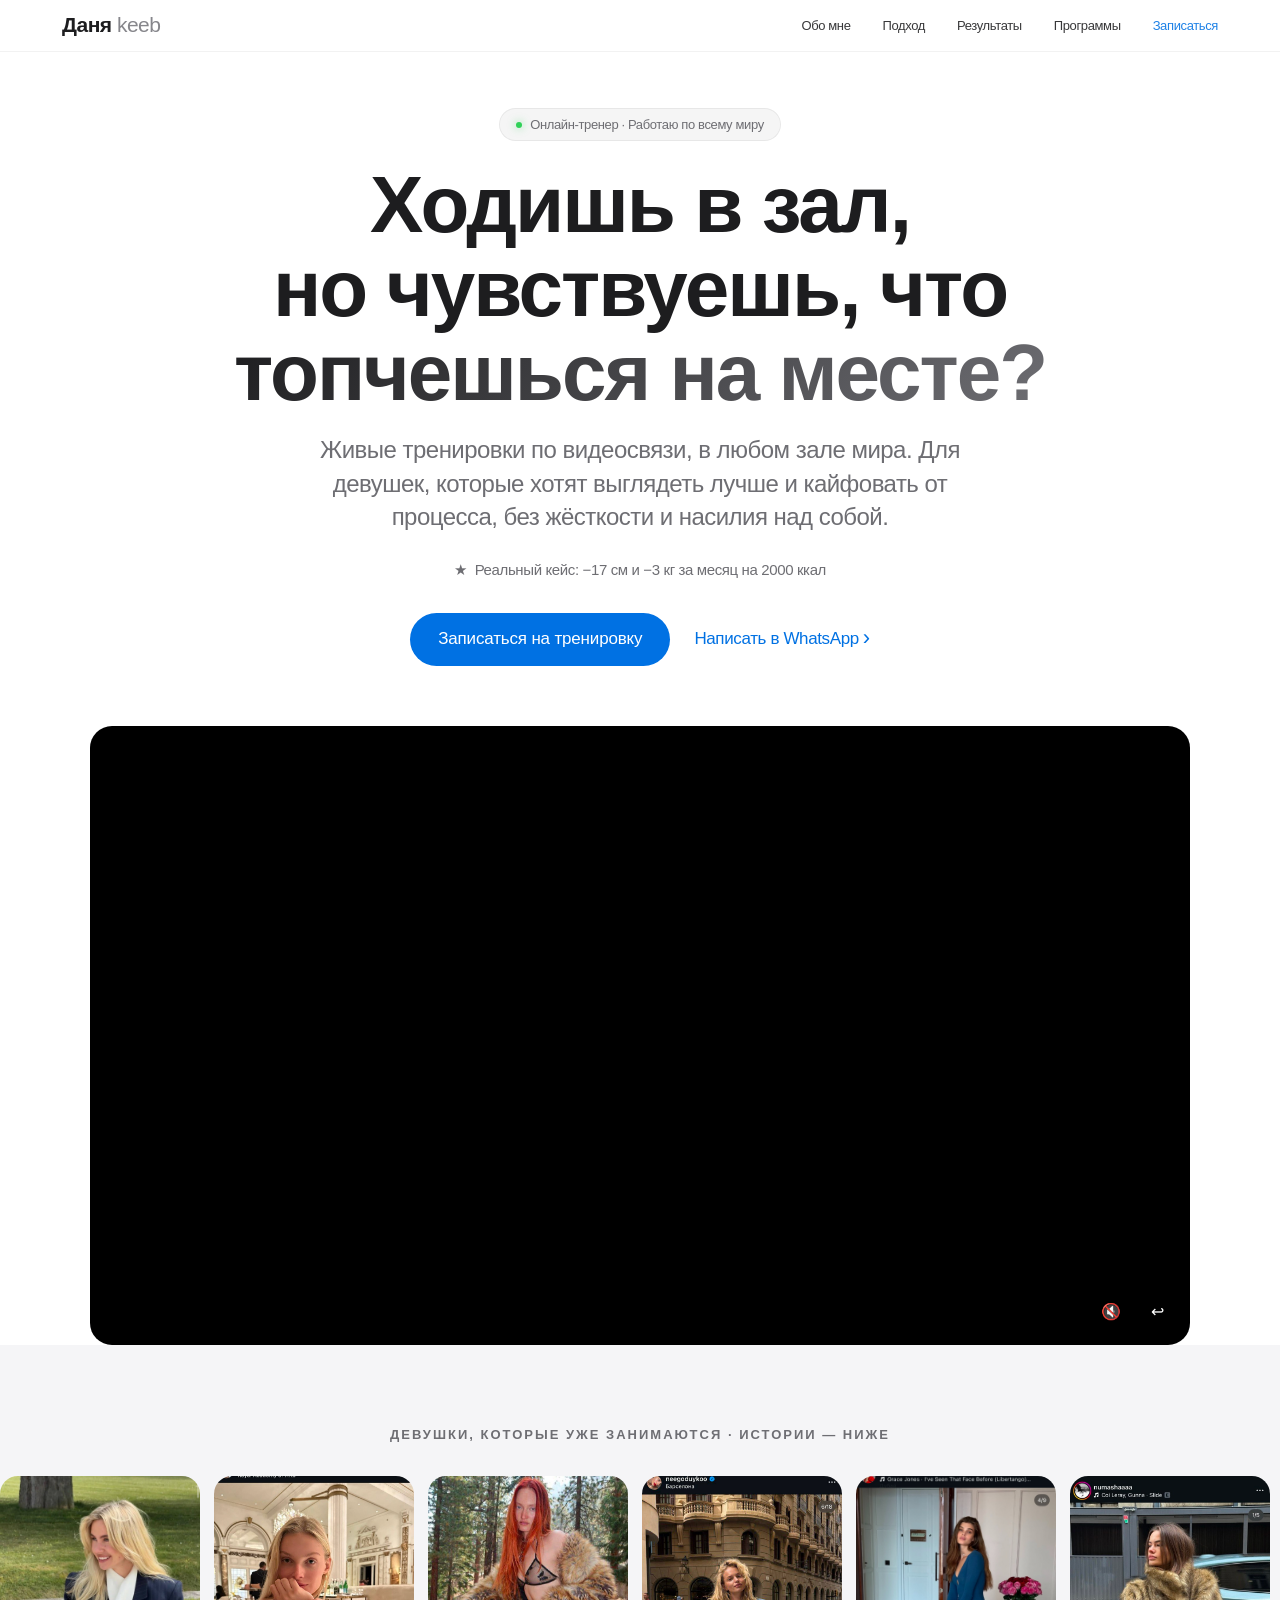
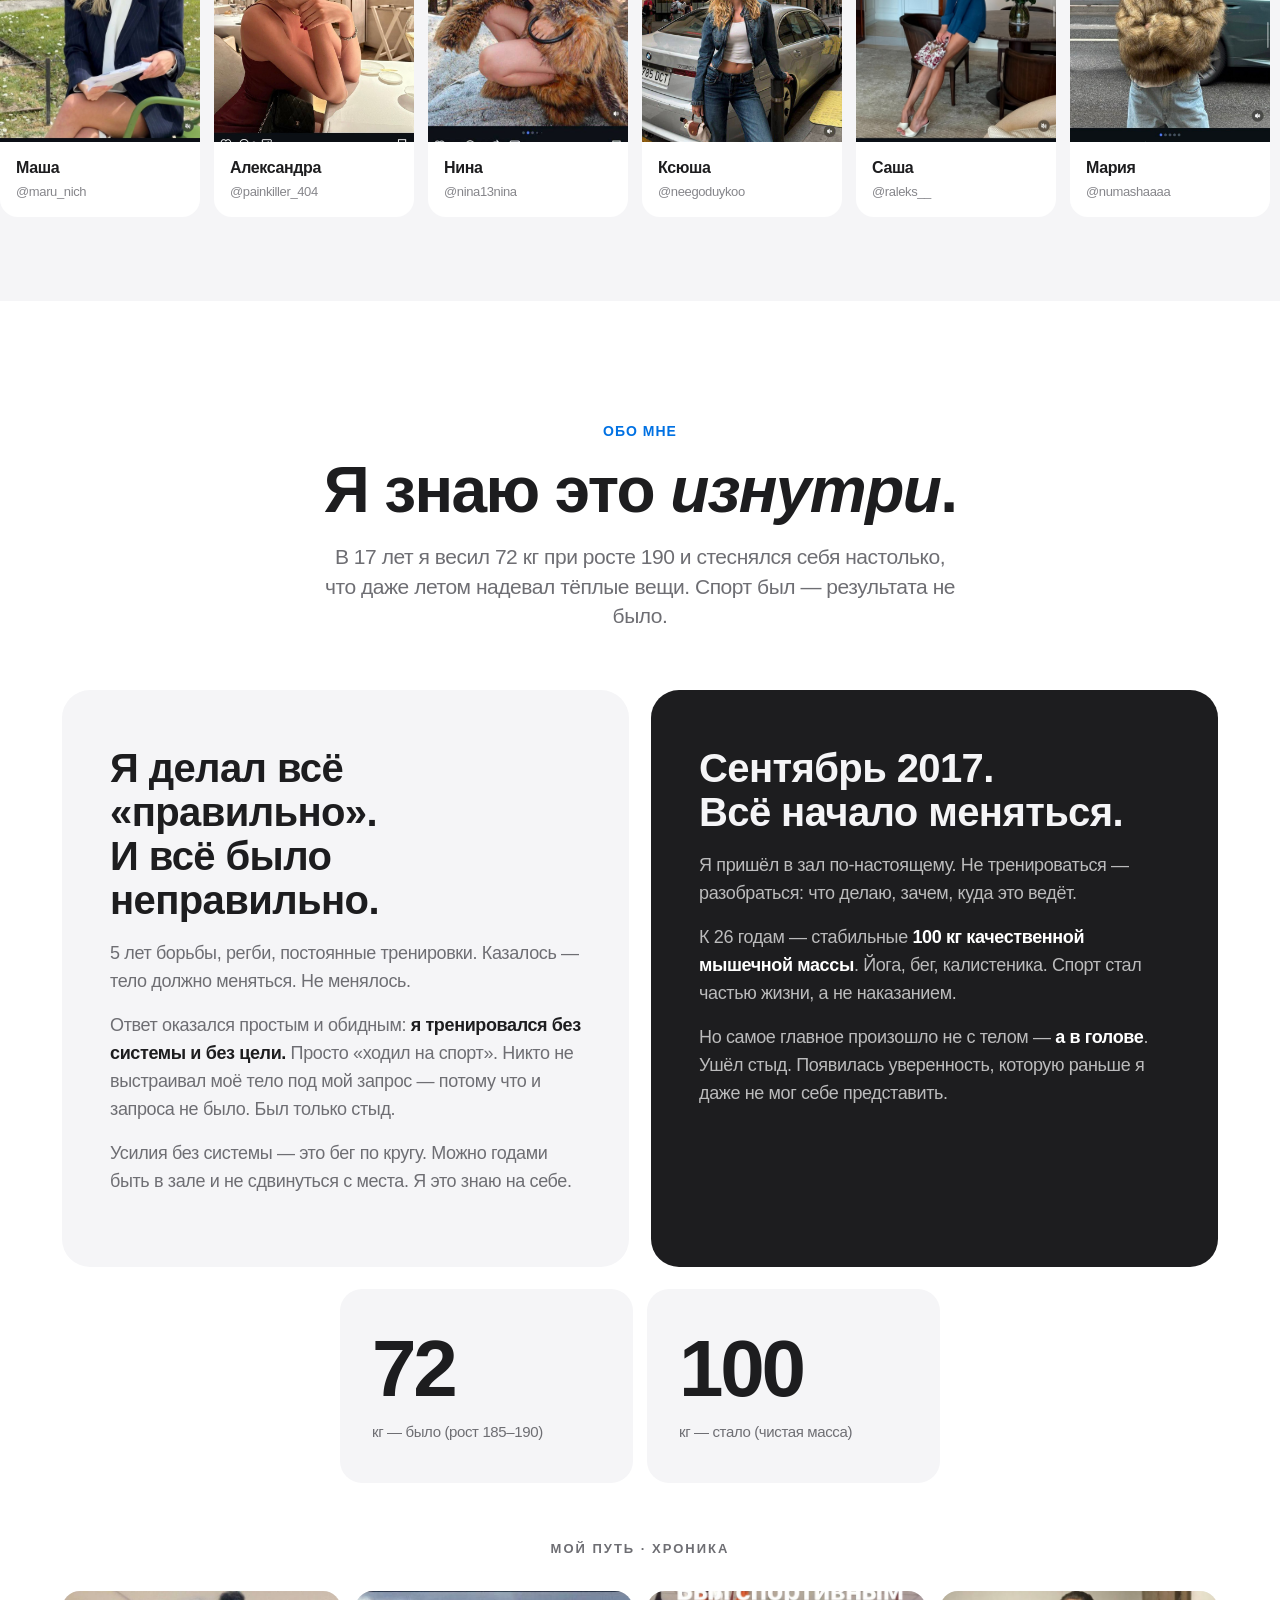
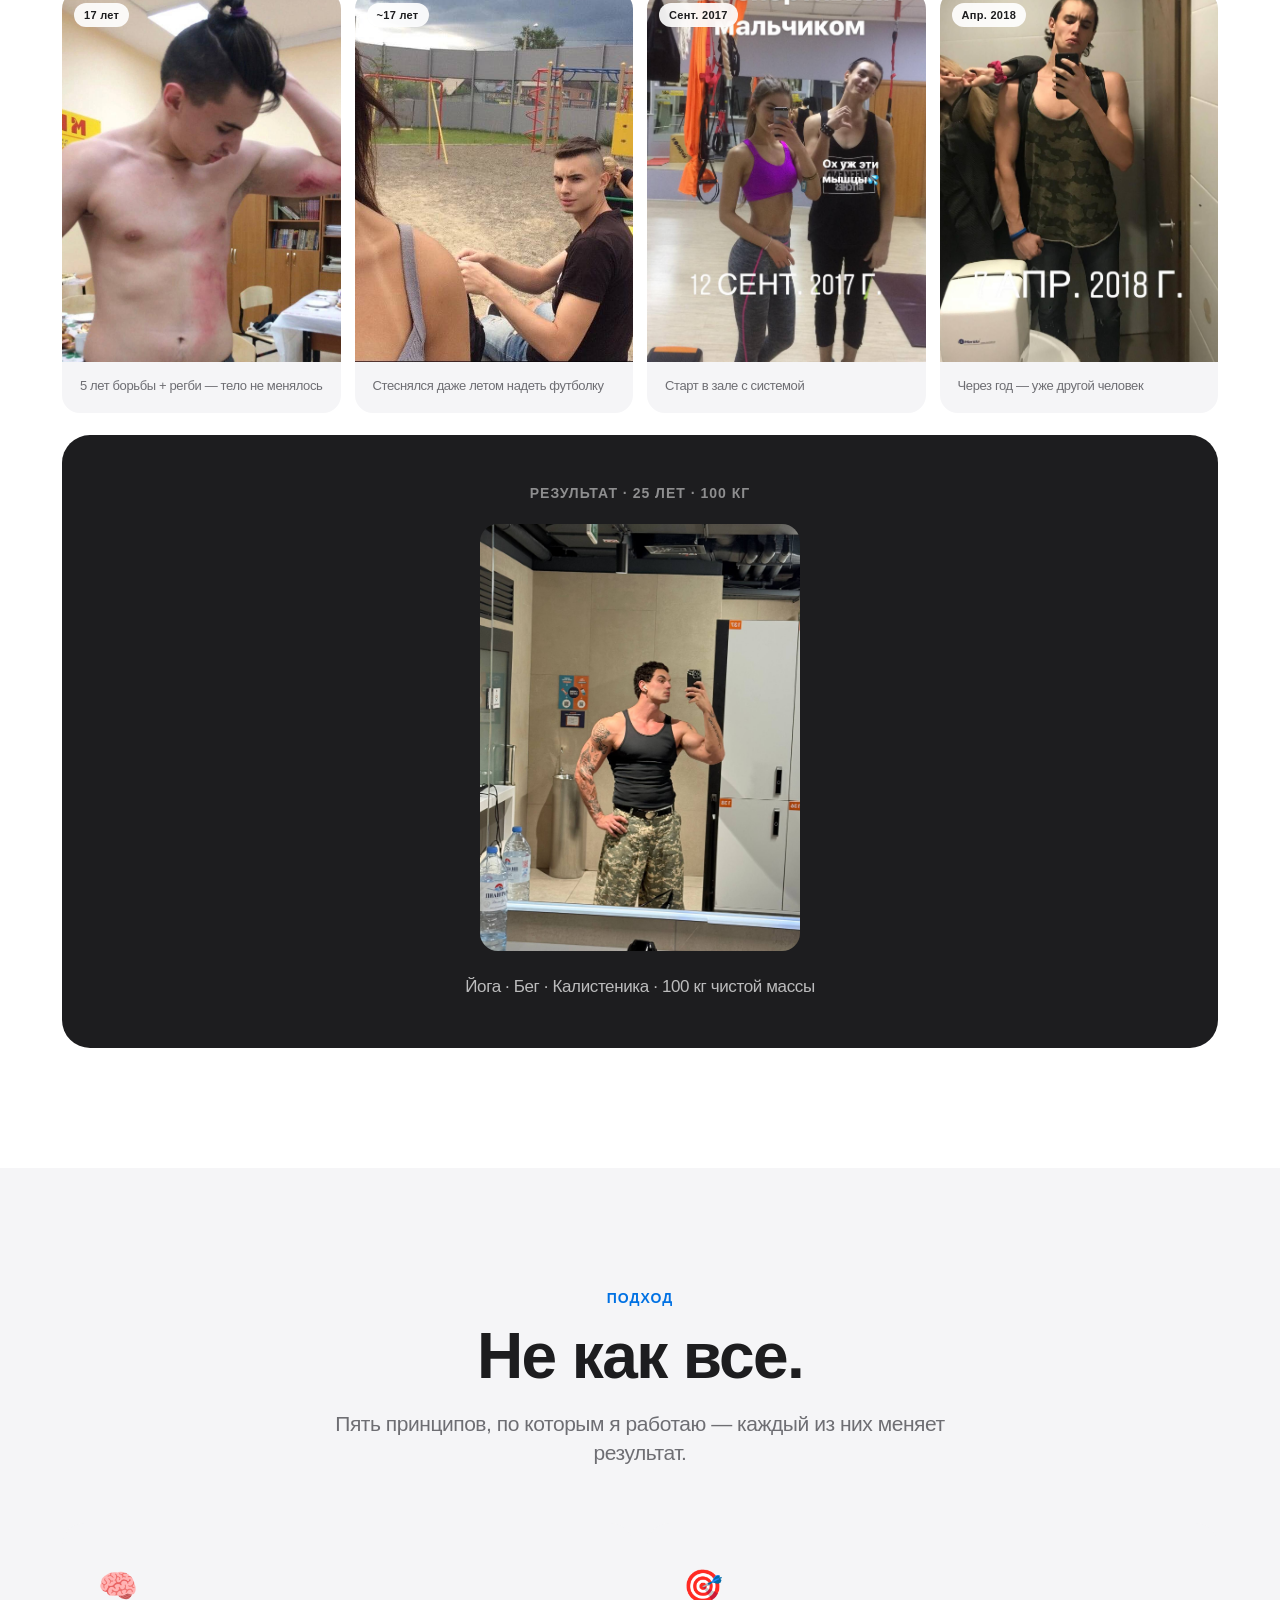
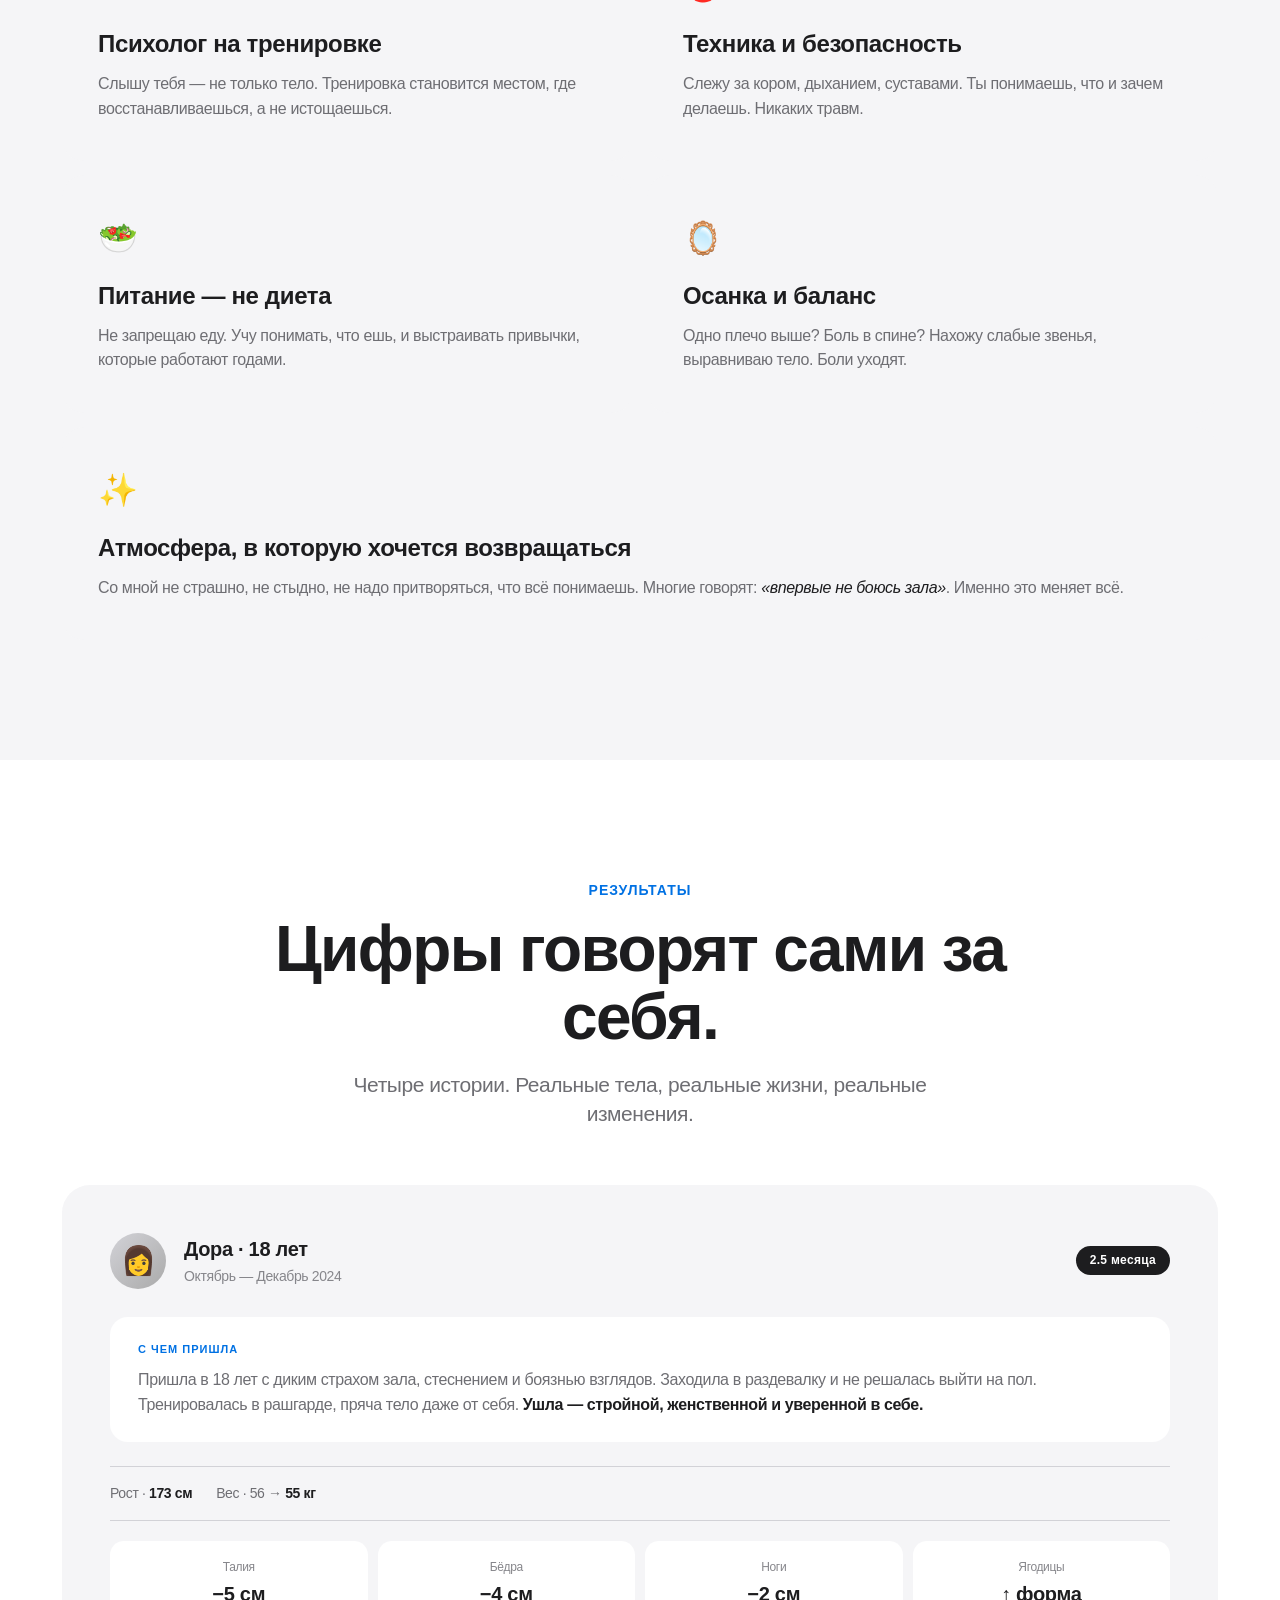
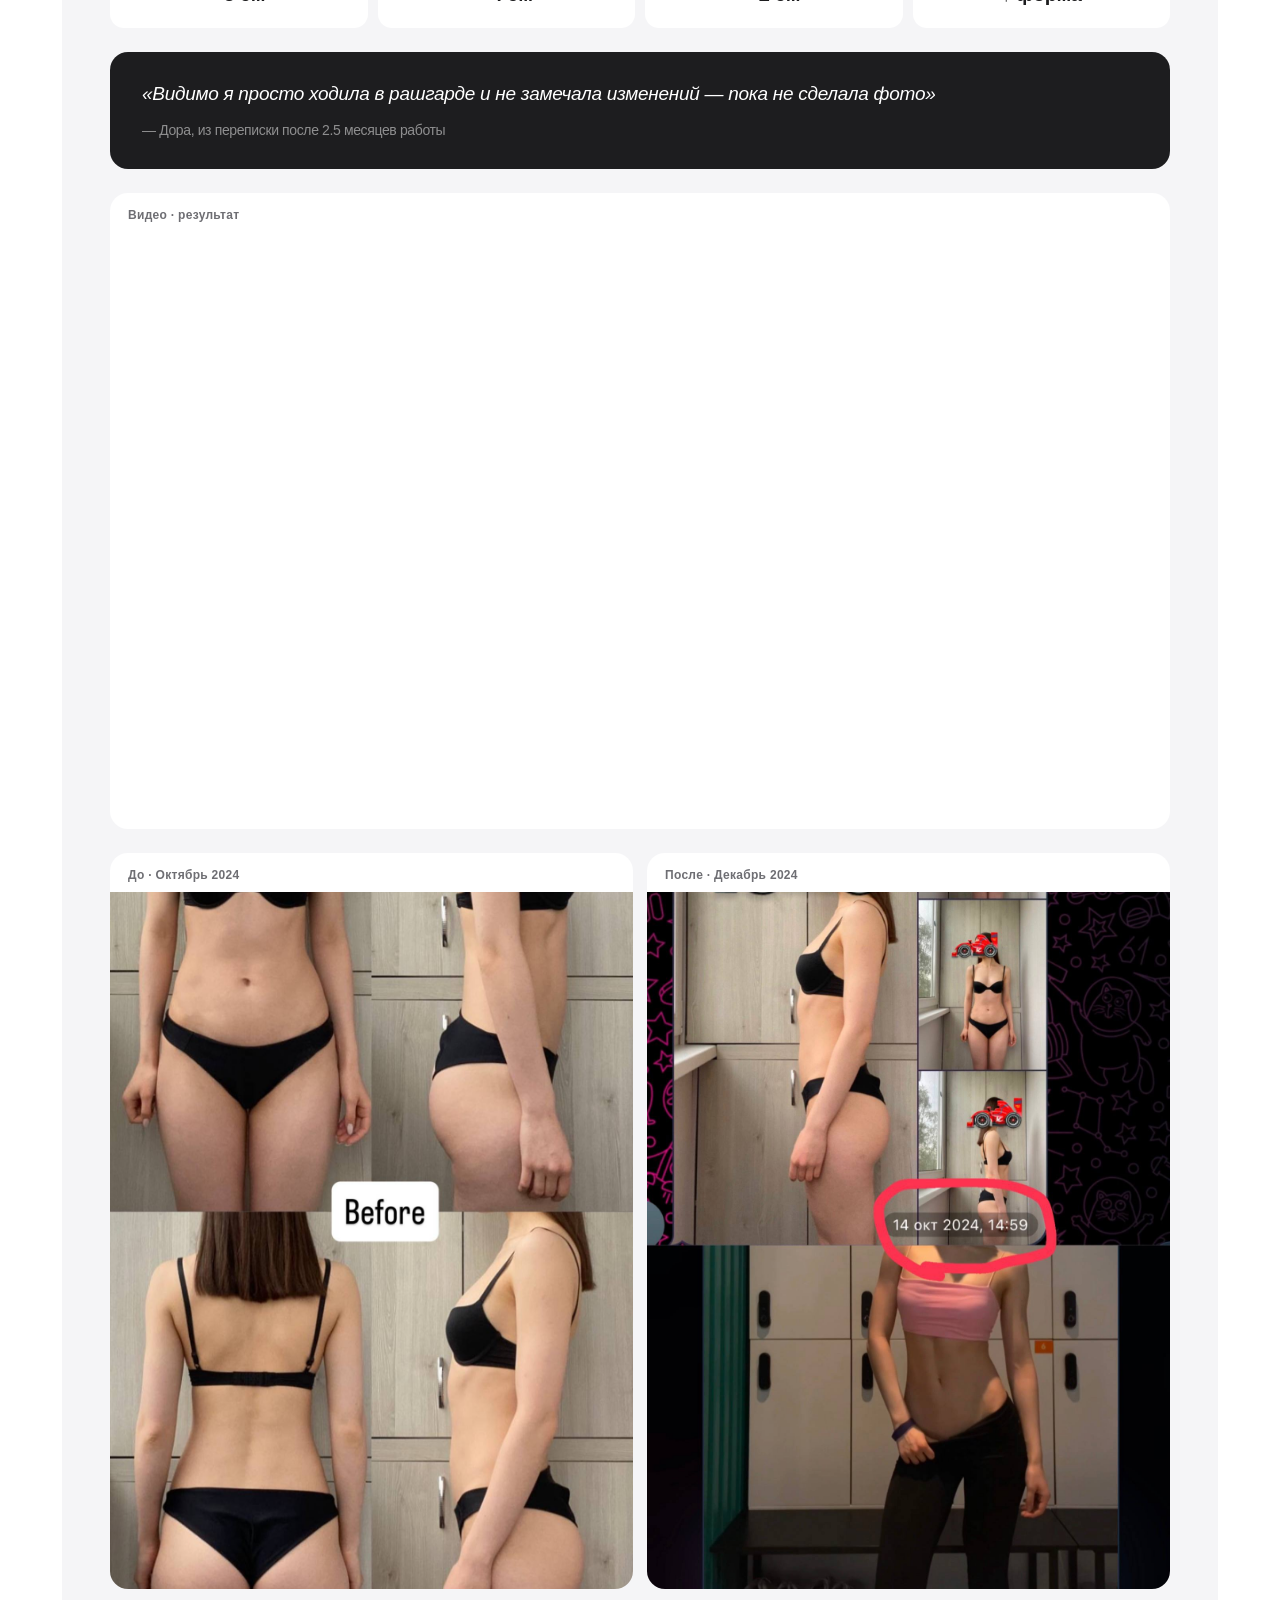
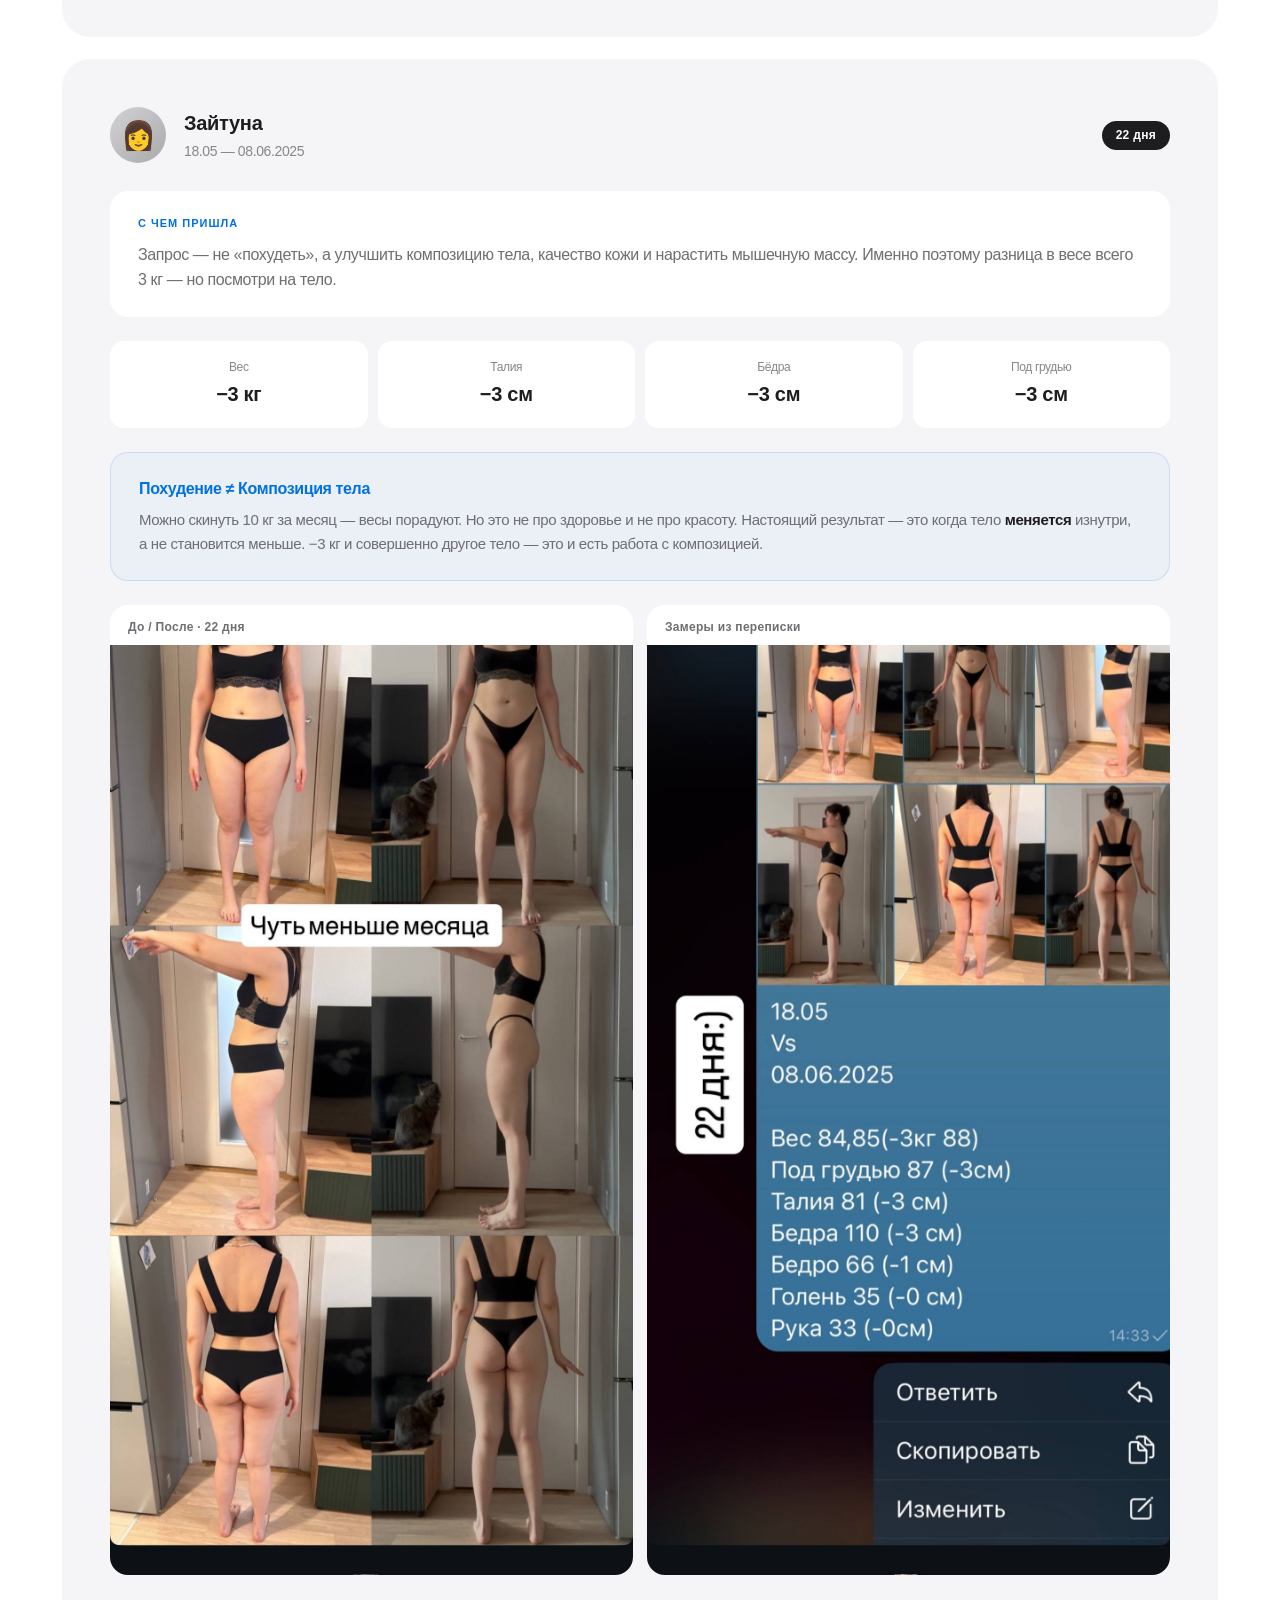
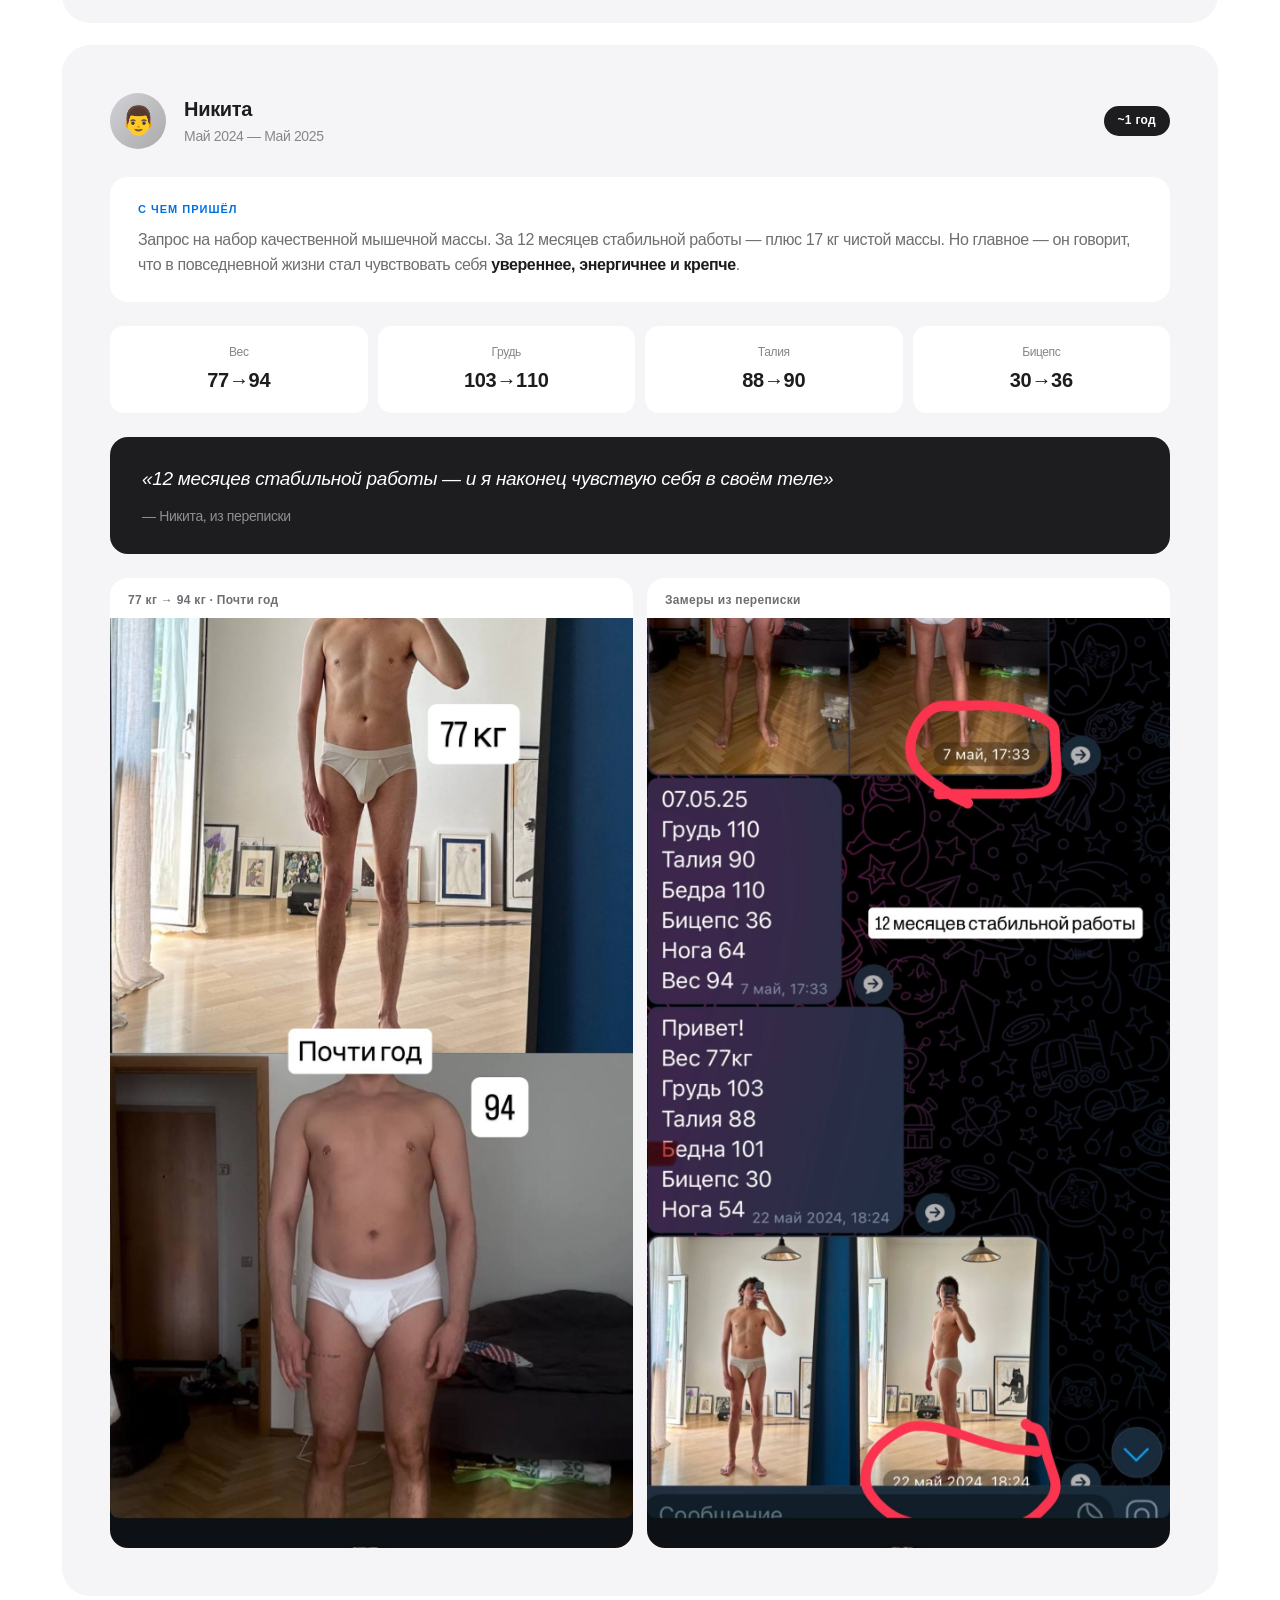
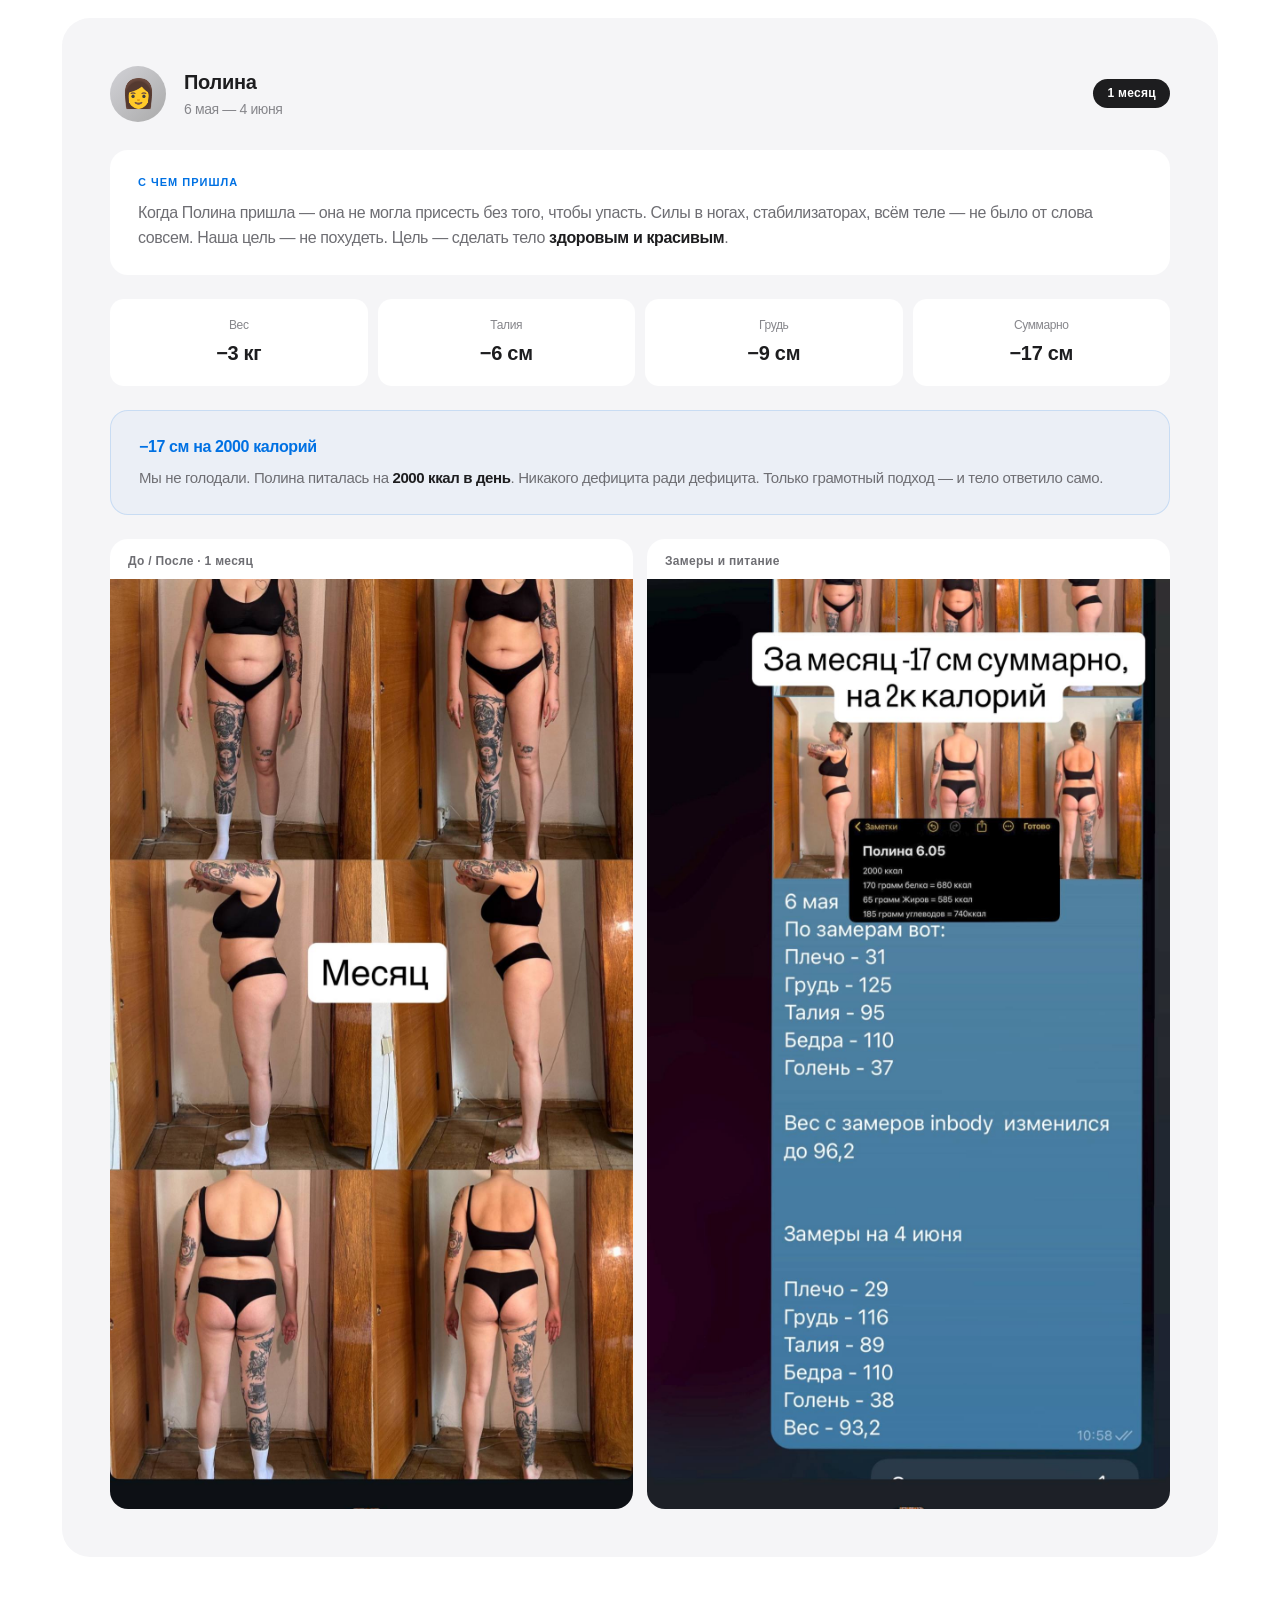
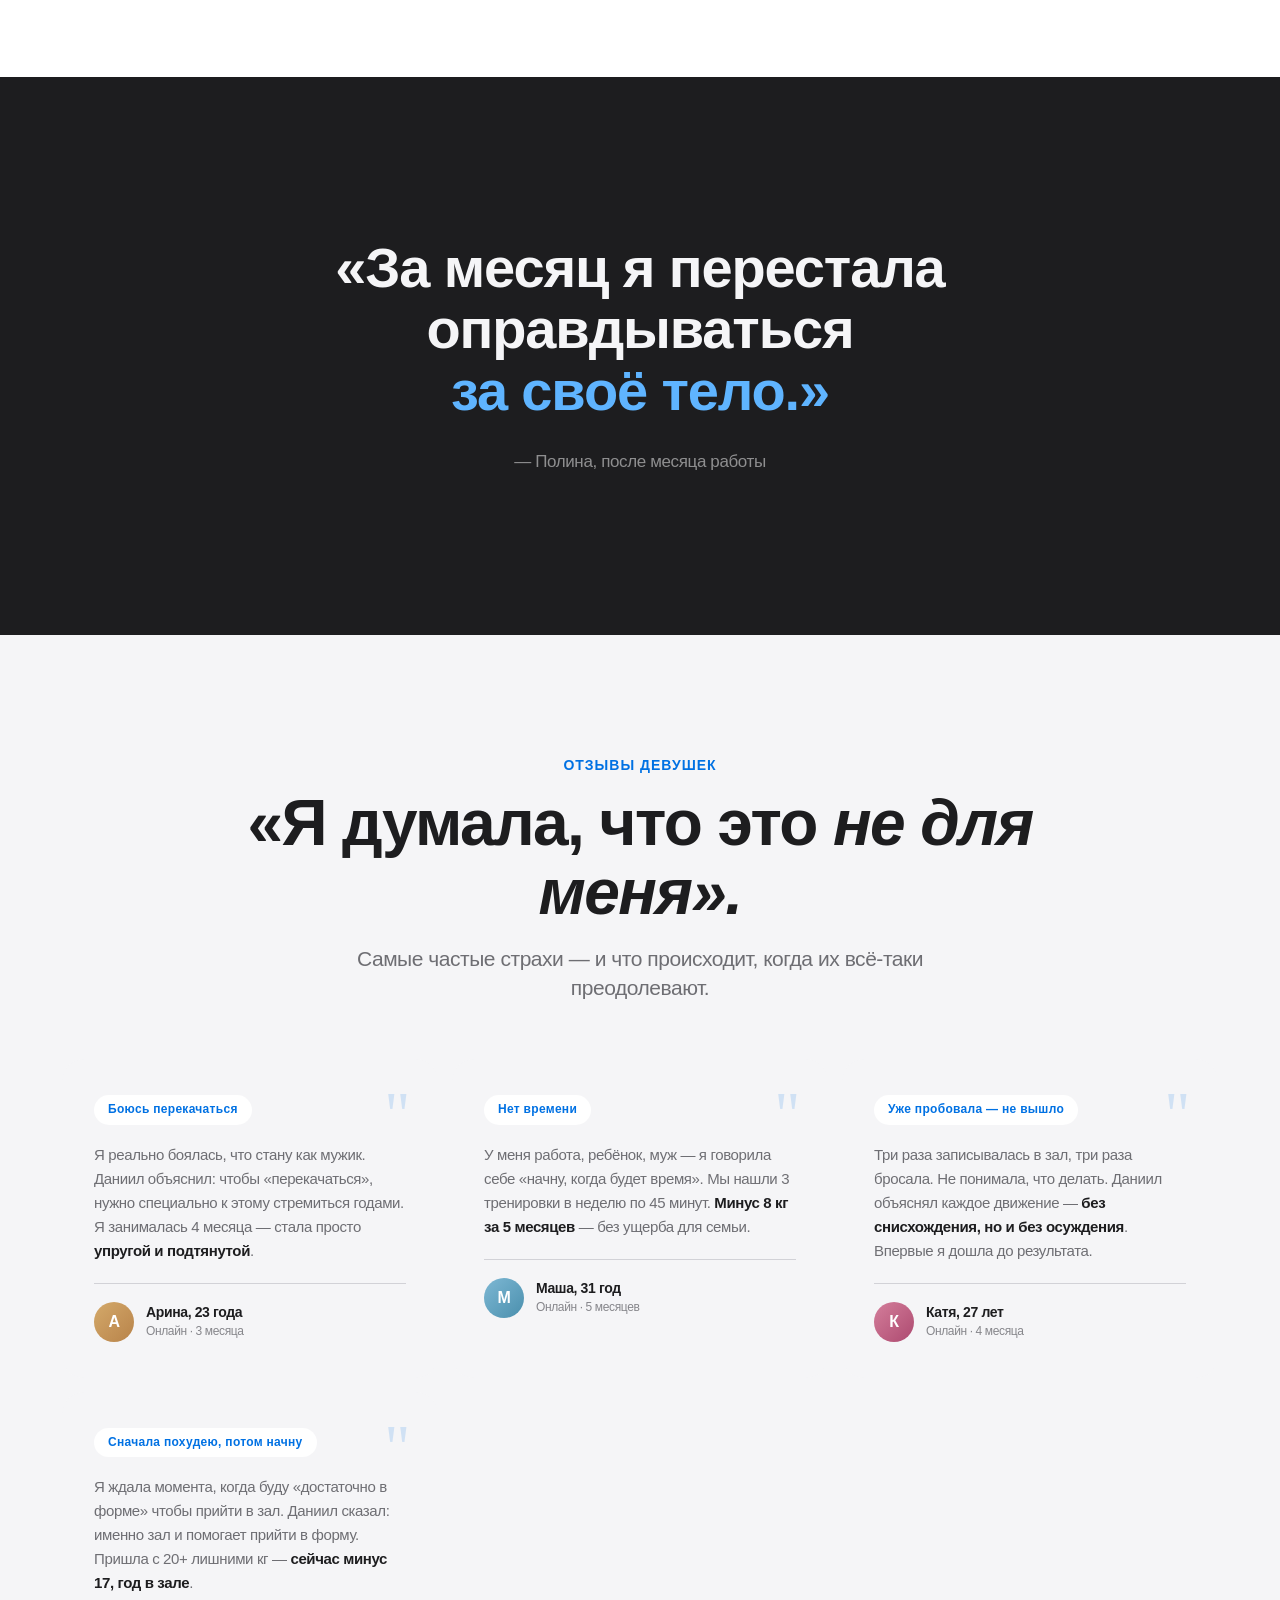
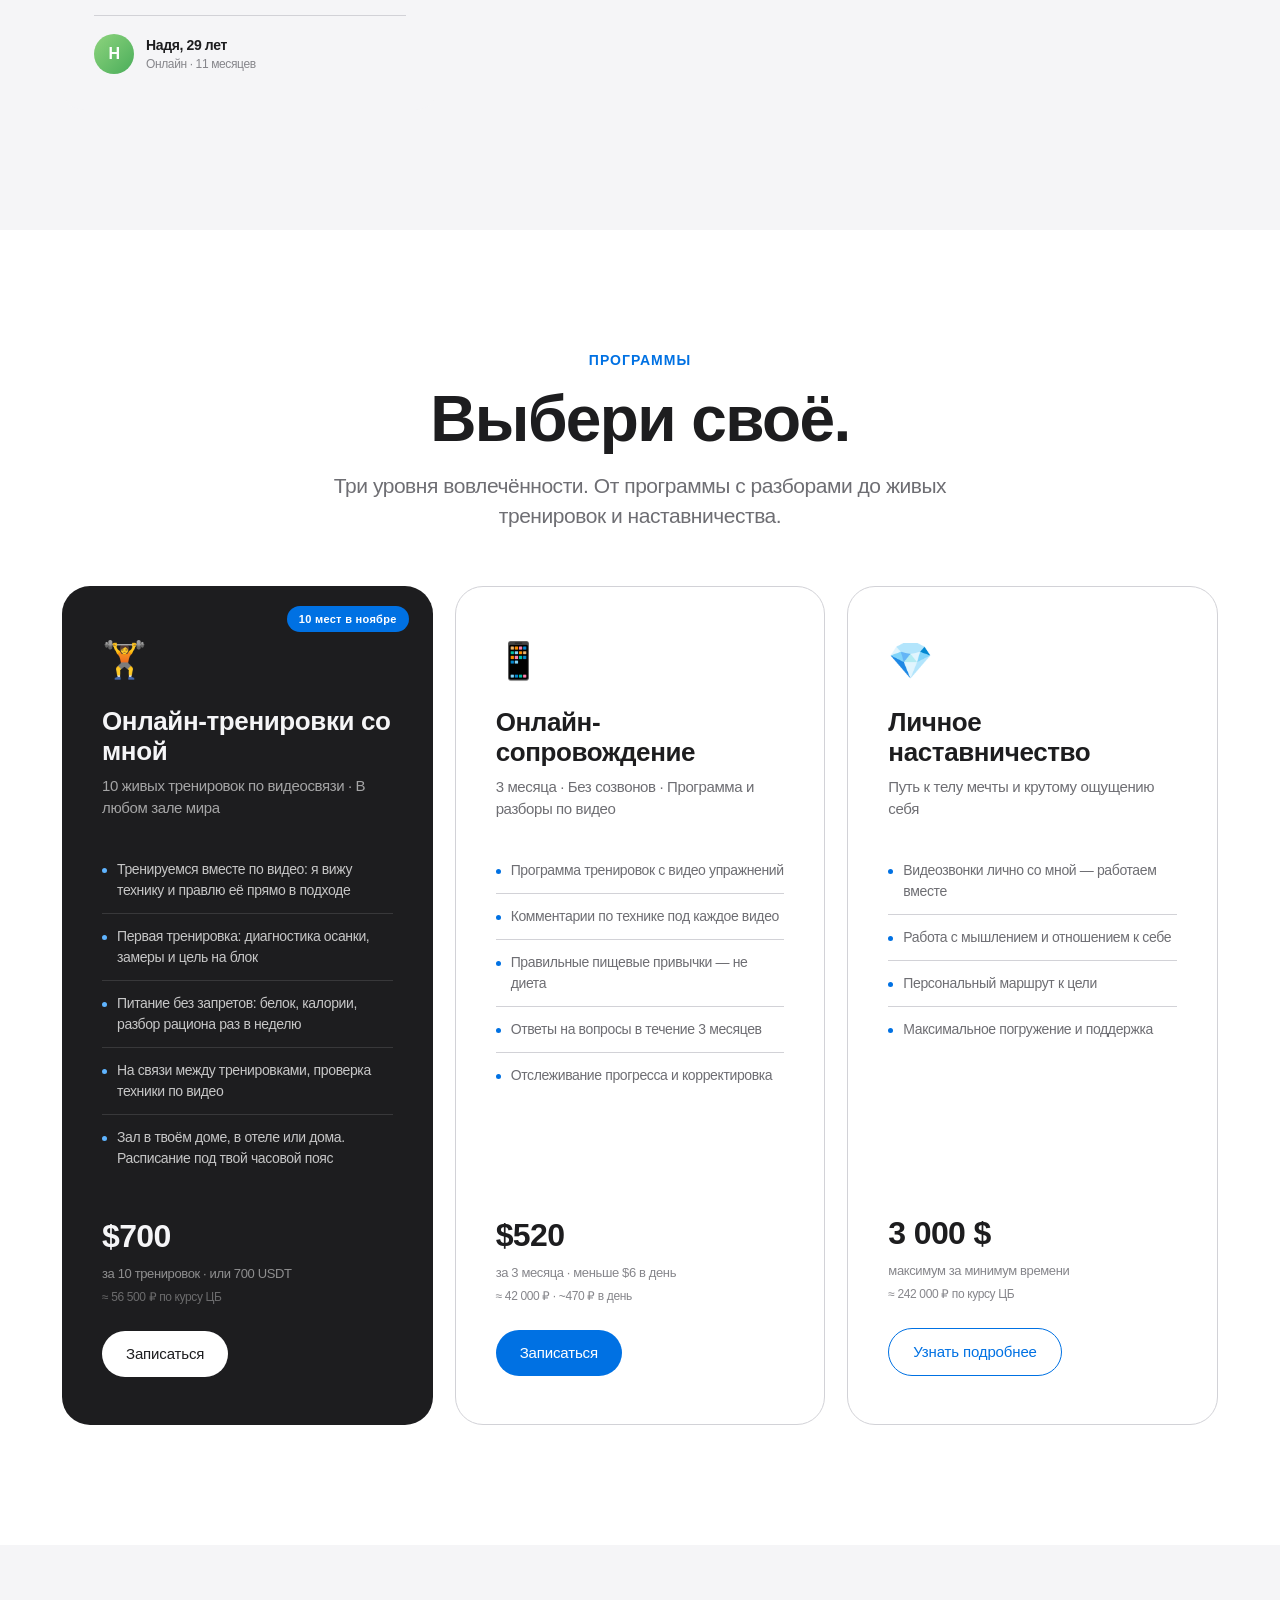
<file: index.html>
<!DOCTYPE html>
<html lang="ru">
<head>
  <!-- Google Tag Manager -->
  <script>(function(w,d,s,l,i){w[l]=w[l]||[];w[l].push({'gtm.start':
  new Date().getTime(),event:'gtm.js'});var f=d.getElementsByTagName(s)[0],
  j=d.createElement(s),dl=l!='dataLayer'?'&l='+l:'';j.async=true;j.src=
  'https://www.googletagmanager.com/gtm.js?id='+i+dl;f.parentNode.insertBefore(j,f);
  })(window,document,'script','dataLayer','GTM-K5Q65D2F');</script>
  <!-- Google tag (gtag.js) -->
  <script async src="https://www.googletagmanager.com/gtag/js?id=AW-18144063990"></script>
  <script>
    window.dataLayer = window.dataLayer || [];
    function gtag(){dataLayer.push(arguments);}
    gtag('js', new Date());
    gtag('config', 'AW-18144063990');
  </script>
  <meta charset="UTF-8">
  <meta name="viewport" content="width=device-width, initial-scale=1.0">

  <!-- SEO -->
  <title>Онлайн-тренер для девушек — Даня keeb | Тренировки и похудение</title>
  <meta name="description" content="Персональный онлайн-тренер Даня keeb. Тренировки для девушек по всему миру: похудение, коррекция фигуры, постановка техники. Без жёсткости. Записаться: @dani.keeb">
  <meta name="keywords" content="online personal trainer for women, fitness coach online, online trainer Dubai, weight loss online coach, personal trainer online Russian, тренер онлайн для девушек, онлайн тренер Дубай, персональный тренер онлайн, фитнес тренер онлайн, похудение с тренером онлайн">
  <meta name="robots" content="index, follow">
  <link rel="canonical" href="https://keebteachyou.fit/">

  <!-- Open Graph -->
  <meta property="og:type" content="website">
  <meta property="og:locale" content="ru_RU">
  <meta property="og:title" content="Онлайн-тренер для девушек — Даня keeb">
  <meta property="og:description" content="Персональный онлайн-тренер. Тренировки по видеосвязи для девушек по всему миру. Без жёсткости.">
  <meta property="og:url" content="https://keebteachyou.fit/">
  <meta property="og:image" content="https://keebteachyou.fit/img/about_1.jpg">
  <meta property="og:image:width" content="1200">
  <meta property="og:image:height" content="630">
  <meta property="og:site_name" content="Даня keeb — Персональный тренер">

  <!-- Twitter Card -->
  <meta name="twitter:card" content="summary_large_image">
  <meta name="twitter:title" content="Онлайн-тренер для девушек — Даня keeb">
  <meta name="twitter:description" content="Персональный онлайн-тренер. Тренировки по видеосвязи для девушек по всему миру. Без жёсткости.">
  <meta name="twitter:image" content="https://keebteachyou.fit/img/about_1.jpg">

  <meta name="yandex" content="noarchive">

  <!-- Structured Data -->
  <script type="application/ld+json">
{
  "@context": "https://schema.org",
  "@type": "Person",
  "name": "Даня keeb",
  "jobTitle": "Персональный тренер",
  "description": "Персональный онлайн-тренер для девушек. Помогает выглядеть лучше и кайфовать от процесса без жёсткости. Работает по всему миру.",
  "url": "https://keebteachyou.fit/",
  "sameAs": ["https://t.me/danikeeb", "https://www.instagram.com/dani.keeb"],
  "knowsAbout": ["fitness", "personal training", "weight loss", "online coaching"]
}
</script>
  <script type="application/ld+json">
{
  "@context": "https://schema.org",
  "@type": "Service",
  "name": "Персональные тренировки Даня keeb",
  "provider": {"@type": "Person", "name": "Даня keeb"},
  "areaServed": "Worldwide",
  "description": "Персональные онлайн-тренировки для девушек по всему миру без жёсткости"
}
</script>

<style>
/* ─────────── RESET & BASE ─────────── */
*, *::before, *::after { margin: 0; padding: 0; box-sizing: border-box; -webkit-font-smoothing: antialiased; -moz-osx-font-smoothing: grayscale; }
html { scroll-behavior: smooth; overflow-x: hidden; }
body {
  font-family: -apple-system, BlinkMacSystemFont, "SF Pro Display", "SF Pro Text", "Helvetica Neue", Helvetica, Arial, sans-serif;
  background: #fff;
  color: #1d1d1f;
  font-size: 17px;
  line-height: 1.47;
  letter-spacing: -0.022em;
  overflow-x: hidden;
}
img, video, iframe { max-width: 100%; display: block; }
a { color: inherit; text-decoration: none; }
section[id] { scroll-margin-top: 60px; }

:root {
  --black:  #1d1d1f;
  --grey:   #86868b;
  --grey2:  #6e6e73;
  --light:  #f5f5f7;
  --line:   #d2d2d7;
  --blue:   #0071e3;
  --blue2:  #0077ed;
  --blue-light: #5fb4ff;
}

.container { max-width: 1200px; margin: 0 auto; padding: 0 22px; }

/* ─────────── NAVIGATION ─────────── */
.site-nav {
  position: sticky; top: 0; z-index: 1000;
  background: rgba(255,255,255,0.72);
  backdrop-filter: saturate(180%) blur(20px);
  -webkit-backdrop-filter: saturate(180%) blur(20px);
  border-bottom: 1px solid rgba(0,0,0,0.05);
  height: 52px;
  display: flex; align-items: center;
}
.nav-inner {
  width: 100%; max-width: 1200px;
  margin: 0 auto;
  padding: 0 22px;
  display: flex; align-items: center; justify-content: space-between;
}
.nav-logo {
  font-size: 21px; font-weight: 600; letter-spacing: -0.5px;
}
.nav-logo span { color: var(--grey); font-weight: 400; }
.nav-links { display: flex; gap: 32px; align-items: center; }
.nav-links a {
  font-size: 13px; opacity: 0.88; transition: opacity 0.2s;
}
.nav-links a:hover { opacity: 1; }
.nav-cta { color: var(--blue) !important; }

/* ─────────── BUTTONS ─────────── */
.btn {
  display: inline-flex; align-items: center; gap: 8px;
  background: var(--blue); color: #fff;
  padding: 12px 24px;
  border-radius: 980px;
  font-size: 15px; font-weight: 500;
  border: none; cursor: pointer;
  transition: background 0.2s;
  letter-spacing: -0.01em;
}
.btn:hover { background: var(--blue2); }
.btn.outline {
  background: transparent; color: var(--blue);
  border: 1px solid var(--blue);
}
.btn.outline:hover { background: rgba(0,113,227,0.05); }
.btn.dark { background: var(--black); color: #fff; }
.btn.dark:hover { background: #000; }
.btn.large { padding: 14px 28px; font-size: 17px; }

.link-arrow {
  color: var(--blue); display: inline-flex; align-items: center; gap: 4px;
  font-size: 17px; transition: opacity 0.2s;
}
.link-arrow::after { content: '›'; font-size: 22px; transform: translateY(-1px); }
.link-arrow:hover { opacity: 0.7; }

/* ─────────── TYPOGRAPHY ─────────── */
.eyebrow {
  font-size: 14px; font-weight: 600;
  letter-spacing: 1px; text-transform: uppercase;
  color: var(--blue); margin-bottom: 14px;
}
.eyebrow.light { color: var(--blue-light); }
.eyebrow.muted { color: var(--grey); }

h1, h2, h3 {
  letter-spacing: -0.025em;
  font-weight: 600;
  color: inherit;
}
.h-hero {
  font-size: 80px; line-height: 1.05; font-weight: 700;
}
.h-display {
  font-size: 64px; line-height: 1.07; font-weight: 700;
}
.h-section {
  font-size: 48px; line-height: 1.1; font-weight: 600;
}
.h-card {
  font-size: 32px; line-height: 1.15; font-weight: 600;
}
.lead {
  font-size: 21px; color: var(--grey2);
  font-weight: 400; line-height: 1.4;
  letter-spacing: -0.022em;
}
.dark .lead { color: rgba(255,255,255,0.7); }

/* ─────────── SECTION BASE ─────────── */
.section {
  padding: 120px 0;
  text-align: center;
}
.section.compact { padding: 80px 0; }
.section.dark {
  background: var(--black);
  color: #f5f5f7;
}
.section.light-bg { background: var(--light); }

.section-title { max-width: 900px; margin: 0 auto 18px; }
.section-lead { max-width: 640px; margin: 0 auto 56px; }

/* ─────────── HERO ─────────── */
.hero {
  padding: 56px 0 0;
  text-align: center;
  background: #fff;
  position: relative;
  overflow: hidden;
}
.hero-badge {
  display: inline-flex; align-items: center; gap: 8px;
  background: rgba(0,0,0,0.04);
  border: 1px solid rgba(0,0,0,0.06);
  padding: 6px 16px;
  border-radius: 980px;
  font-size: 13px; color: var(--grey2);
  margin-bottom: 22px;
}
.hero-badge-dot {
  width: 6px; height: 6px; border-radius: 50%;
  background: #30d158;
  box-shadow: 0 0 8px rgba(48,209,88,0.6);
}
.hero h1 {
  font-size: 80px; line-height: 1.05; font-weight: 700;
  letter-spacing: -0.025em;
  max-width: 900px; margin: 0 auto 18px;
}
.hero h1 em {
  font-style: normal;
  background: linear-gradient(135deg, #1d1d1f 0%, #6e6e73 100%);
  -webkit-background-clip: text;
  background-clip: text;
  -webkit-text-fill-color: transparent;
}
.hero-sub {
  font-size: 24px;
  color: var(--grey2);
  font-weight: 400;
  max-width: 640px;
  margin: 0 auto 24px;
  letter-spacing: -0.022em;
  line-height: 1.4;
}
.hero-proof {
  display: inline-flex; align-items: center; gap: 8px;
  color: var(--grey2); font-size: 15px;
  margin-bottom: 32px;
}
.hero-ctas {
  display: flex; gap: 24px; justify-content: center; align-items: center;
  margin-bottom: 60px;
  flex-wrap: wrap;
}
.hero-visual {
  max-width: 1100px; margin: 0 auto;
  border-radius: 22px; overflow: hidden;
  background: var(--light);
  position: relative;
}
.hero-video-frame {
  position: relative;
  width: 100%;
  aspect-ratio: 16/9;
  background: #000;
}
.hero-video-frame iframe {
  width: 100%; height: 100%; border: 0;
}
.video-overlay {
  position: absolute; inset: 0;
  cursor: pointer;
}
.video-center-btn {
  position: absolute; top: 50%; left: 50%;
  transform: translate(-50%, -50%);
  width: 80px; height: 80px;
  background: rgba(0,0,0,0.5);
  backdrop-filter: blur(20px);
  border-radius: 50%;
  display: flex; align-items: center; justify-content: center;
  cursor: pointer; opacity: 0;
  transition: opacity 0.3s;
  pointer-events: none;
}
.video-center-btn.visible { opacity: 1; pointer-events: auto; }
.video-controls-bar {
  position: absolute; bottom: 14px; right: 14px;
  display: flex; gap: 8px; z-index: 10;
}
.video-ctrl-btn {
  background: rgba(0,0,0,0.5);
  backdrop-filter: blur(20px);
  border: none; cursor: pointer;
  width: 38px; height: 38px;
  border-radius: 50%;
  color: #fff; font-size: 16px;
  display: flex; align-items: center; justify-content: center;
}

/* ─────────── DEVUSHKI SLIDER ─────────── */
.devushki {
  padding: 80px 0;
  background: var(--light);
}
.devushki-label {
  text-align: center; margin-bottom: 28px;
  font-size: 13px; color: var(--grey2);
  letter-spacing: 2px; text-transform: uppercase; font-weight: 600;
}
.clients-slider {
  display: flex; gap: 14px;
  overflow-x: auto;
  padding: 4px 22px;
  scroll-snap-type: x mandatory;
  scrollbar-width: none;
  -ms-overflow-style: none;
  cursor: grab;
}
.clients-slider::-webkit-scrollbar { display: none; }
.clients-slider.dragging { cursor: grabbing; }
.client-card {
  flex: 0 0 200px;
  background: #fff;
  border-radius: 18px;
  overflow: hidden;
  transition: transform 0.2s;
  scroll-snap-align: start;
}
.client-card:hover { transform: translateY(-4px); }
.client-img {
  width: 100%; aspect-ratio: 3/4;
  object-fit: cover;
}
.client-info {
  padding: 14px 16px 16px;
}
.client-name {
  font-size: 16px; font-weight: 600; margin-bottom: 2px;
}
.client-ig {
  font-size: 13px; color: var(--grey);
}

/* ─────────── ABOUT (STORY) ─────────── */
.about-grid {
  display: grid;
  grid-template-columns: 1fr 1fr;
  gap: 22px;
  max-width: 1200px;
  margin: 60px auto 0;
}
.about-card {
  background: var(--light);
  border-radius: 28px;
  padding: 56px 48px;
  text-align: left;
}
.about-card.dark {
  background: var(--black); color: #f5f5f7;
}
.about-card h3 {
  font-size: 40px; line-height: 1.1; font-weight: 600;
  margin-bottom: 18px; letter-spacing: -0.015em;
}
.about-card p {
  font-size: 18px; line-height: 1.55; color: var(--grey2);
  margin-bottom: 16px;
}
.about-card.dark p { color: rgba(255,255,255,0.7); }
.about-card strong { color: var(--black); font-weight: 600; }
.about-card.dark strong { color: #fff; }

.story-stats {
  display: grid; grid-template-columns: 1fr 1fr;
  gap: 14px; margin-top: 56px;
}
.story-stat-card {
  background: var(--light);
  border-radius: 22px;
  padding: 40px 32px;
  text-align: left;
}
.story-stat-num {
  font-size: 80px; font-weight: 700;
  line-height: 1; letter-spacing: -0.04em;
  color: var(--black);
  margin-bottom: 12px;
}
.story-stat-lbl {
  font-size: 15px; color: var(--grey2);
}

.trainer-gallery {
  max-width: 1200px; margin: 56px auto 0;
}
.trainer-gallery-label {
  text-align: center; margin-bottom: 32px;
  font-size: 13px; color: var(--grey2);
  letter-spacing: 2px; text-transform: uppercase; font-weight: 600;
}
.trainer-gallery-grid {
  display: grid;
  grid-template-columns: repeat(4, 1fr);
  gap: 14px;
}
.trainer-photo {
  background: var(--light);
  border-radius: 18px;
  overflow: hidden;
  position: relative;
}
.trainer-photo img {
  width: 100%; aspect-ratio: 3/4;
  object-fit: cover;
}
.trainer-photo .photo-label-overlay {
  position: absolute; top: 12px; left: 12px;
  background: rgba(255,255,255,0.9);
  backdrop-filter: blur(10px);
  padding: 4px 10px;
  border-radius: 980px;
  font-size: 11px; font-weight: 600;
  letter-spacing: 0.3px;
}
.trainer-photo .photo-caption {
  padding: 14px 18px 18px;
  font-size: 13px; color: var(--grey2);
  text-align: left;
  line-height: 1.5;
}
.trainer-after {
  margin-top: 22px;
  background: var(--black);
  color: #fff;
  border-radius: 28px;
  padding: 48px;
  text-align: center;
}
.trainer-after-label {
  font-size: 14px; letter-spacing: 1px; text-transform: uppercase;
  color: rgba(255,255,255,0.5); margin-bottom: 20px; font-weight: 600;
}
.trainer-after img {
  max-width: 320px; aspect-ratio: 3/4;
  object-fit: cover;
  border-radius: 18px;
  margin: 0 auto 24px;
}
.trainer-after-text {
  font-size: 17px; color: rgba(255,255,255,0.7);
}

/* ─────────── APPROACH ─────────── */
.approach-grid {
  display: grid;
  grid-template-columns: repeat(2, 1fr);
  gap: 14px;
  max-width: 1200px; margin: 56px auto 0;
}
.approach-card {
  background: var(--light);
  border-radius: 22px;
  padding: 40px 36px;
  text-align: left;
}
.approach-card.full { grid-column: 1 / -1; }
.approach-card .icon {
  font-size: 32px; margin-bottom: 16px;
}
.approach-card h3 {
  font-size: 24px; font-weight: 600; margin-bottom: 10px;
  letter-spacing: -0.015em;
}
.approach-card p {
  font-size: 16px; color: var(--grey2); line-height: 1.55;
}
.approach-card em {
  font-style: italic; color: var(--black);
}

/* ─────────── CASES (RESULTS) ─────────── */
.cases-grid {
  display: flex; flex-direction: column; gap: 22px;
  max-width: 1200px; margin: 56px auto 0;
}
.case-card {
  background: var(--light);
  border-radius: 28px;
  padding: 48px;
  text-align: left;
}
.case-header {
  display: flex; align-items: center; gap: 18px;
  margin-bottom: 28px;
}
.case-avatar {
  width: 56px; height: 56px;
  background: linear-gradient(135deg, #d2d2d7, #aaa);
  border-radius: 50%;
  display: flex; align-items: center; justify-content: center;
  font-size: 28px;
  flex-shrink: 0;
}
.case-meta { flex: 1; }
.case-name {
  font-size: 20px; font-weight: 600; letter-spacing: -0.015em;
}
.case-period {
  font-size: 14px; color: var(--grey); margin-top: 2px;
}
.case-badge {
  background: var(--black); color: #fff;
  font-size: 12px; font-weight: 600;
  padding: 6px 14px;
  border-radius: 980px;
  letter-spacing: 0.3px;
}
.case-request {
  background: #fff;
  border-radius: 18px;
  padding: 24px 28px;
  margin-bottom: 24px;
}
.case-request-label {
  font-size: 11px; font-weight: 600;
  letter-spacing: 1px; text-transform: uppercase;
  color: var(--blue);
  margin-bottom: 10px;
}
.case-request p {
  font-size: 16px; color: var(--grey2); line-height: 1.6;
}
.case-request strong { color: var(--black); font-weight: 600; }
.case-params {
  display: flex; gap: 24px; margin-bottom: 20px;
  padding: 16px 0; border-top: 1px solid var(--line); border-bottom: 1px solid var(--line);
}
.case-param-row {
  font-size: 14px; color: var(--grey2);
}
.case-param-row strong {
  color: var(--black); font-weight: 600;
}
.case-stats {
  display: grid;
  grid-template-columns: repeat(4, 1fr);
  gap: 10px;
  margin-bottom: 24px;
}
.case-stat {
  background: #fff;
  border-radius: 14px;
  padding: 18px 14px;
  text-align: center;
}
.case-stat-label {
  font-size: 12px; color: var(--grey); margin-bottom: 4px;
}
.case-stat-val {
  font-size: 20px; font-weight: 600; color: var(--black);
  letter-spacing: -0.015em;
}
.case-quote {
  background: var(--black); color: #fff;
  border-radius: 18px;
  padding: 28px 32px;
  margin-bottom: 24px;
}
.case-quote-text {
  font-size: 19px; font-style: italic;
  line-height: 1.5; margin-bottom: 12px;
  letter-spacing: -0.015em;
}
.case-quote-author {
  font-size: 14px; color: rgba(255,255,255,0.5);
}
.case-insight {
  background: rgba(0,113,227,0.04);
  border: 1px solid rgba(0,113,227,0.15);
  border-radius: 18px;
  padding: 24px 28px;
  margin-bottom: 24px;
}
.case-insight-title {
  font-size: 16px; font-weight: 600; color: var(--blue);
  margin-bottom: 8px;
}
.case-insight p {
  font-size: 15px; color: var(--grey2); line-height: 1.6;
}
.case-insight strong { color: var(--black); font-weight: 600; }
.case-photos {
  display: grid;
  grid-template-columns: 1fr 1fr;
  gap: 14px;
}
.case-photo {
  background: #fff;
  border-radius: 18px;
  overflow: hidden;
}
.case-photo .photo-label-top {
  padding: 14px 18px 8px;
  font-size: 12px; font-weight: 600;
  letter-spacing: 0.3px;
  color: var(--grey2);
}
.case-photo img {
  width: 100%;
  aspect-ratio: 3/4;
  object-fit: cover;
}
.case-photo.tall img { aspect-ratio: 9/16; }
.case-video {
  margin-bottom: 24px;
  background: #fff;
  border-radius: 18px;
  overflow: hidden;
}
.case-video-label {
  padding: 14px 18px 8px;
  font-size: 12px; font-weight: 600;
  letter-spacing: 0.3px;
  color: var(--grey2);
}
.case-video iframe {
  width: 100%; aspect-ratio: 16/9; border: 0;
}

/* ─────────── FEARS / TESTIMONIALS ─────────── */
.fears-grid {
  display: grid;
  grid-template-columns: repeat(3, 1fr);
  gap: 14px;
  max-width: 1200px; margin: 56px auto 0;
}
.fear-card.hidden-mobile { display: none; }
.fears-grid.expanded .fear-card.hidden-mobile { display: block; }
.fears-toggle {
  display: none;
  margin: 32px auto 0;
  background: #fff;
  border: 1px solid var(--line);
  color: var(--black);
  padding: 12px 28px;
  border-radius: 980px;
  font-size: 15px; font-weight: 500;
  cursor: pointer; transition: all 0.2s;
  letter-spacing: -0.01em;
}
.fears-toggle:hover { background: var(--light); }
@media (max-width: 640px) {
  .fears-toggle { display: inline-block; }
}
.fear-card {
  background: var(--light);
  border-radius: 22px;
  padding: 36px 32px;
  text-align: left;
  position: relative;
}
.fear-mark {
  position: absolute; top: 24px; right: 28px;
  font-size: 64px; line-height: 1;
  color: rgba(0,113,227,0.15);
  font-family: Georgia, serif;
}
.fear-tag {
  display: inline-block;
  background: #fff;
  color: var(--blue);
  font-size: 12px; font-weight: 600;
  padding: 6px 14px;
  border-radius: 980px;
  margin-bottom: 18px;
  letter-spacing: 0.3px;
}
.fear-text {
  font-size: 15px; color: var(--grey2);
  line-height: 1.6; margin-bottom: 20px;
}
.fear-text strong { color: var(--black); font-weight: 600; }
.fear-author {
  display: flex; align-items: center; gap: 12px;
  padding-top: 18px;
  border-top: 1px solid var(--line);
}
.fear-avatar {
  width: 40px; height: 40px;
  border-radius: 50%;
  color: #fff;
  display: flex; align-items: center; justify-content: center;
  font-weight: 600; font-size: 16px;
  flex-shrink: 0;
}
.fear-name {
  font-size: 14px; font-weight: 600;
}
.fear-meta {
  font-size: 12px; color: var(--grey);
}

/* ─────────── SERVICES ─────────── */
.services-grid {
  display: grid;
  grid-template-columns: repeat(3, 1fr);
  gap: 22px;
  max-width: 1200px; margin: 56px auto 0;
}
.service-card {
  background: #fff;
  border: 1px solid var(--line);
  border-radius: 28px;
  padding: 48px 40px;
  text-align: left;
  display: flex; flex-direction: column;
  position: relative;
}
.service-card.featured {
  background: var(--black);
  color: #f5f5f7;
  border: none;
}
.service-badge {
  position: absolute;
  top: 20px; right: 24px;
  background: var(--blue);
  color: #fff;
  font-size: 11px; font-weight: 600;
  padding: 5px 12px;
  border-radius: 980px;
  letter-spacing: 0.3px;
}
.service-icon {
  font-size: 36px; margin-bottom: 20px;
}
.service-title {
  font-size: 26px; font-weight: 600;
  line-height: 1.15; margin-bottom: 8px;
  letter-spacing: -0.015em;
}
.service-sub {
  font-size: 15px; color: var(--grey2);
  margin-bottom: 28px;
}
.service-card.featured .service-sub { color: rgba(255,255,255,0.6); }
.service-features {
  margin-bottom: auto; padding-bottom: 32px;
}
.service-feature {
  padding: 12px 0;
  border-bottom: 1px solid var(--line);
  font-size: 14px;
  color: var(--grey2);
  line-height: 1.5;
  display: flex; gap: 10px; align-items: flex-start;
}
.service-card.featured .service-feature {
  border-color: rgba(255,255,255,0.12);
  color: rgba(255,255,255,0.75);
}
.service-feature::before {
  content: '';
  width: 5px; height: 5px;
  border-radius: 50%;
  background: var(--blue);
  margin-top: 9px;
  flex-shrink: 0;
}
.service-card.featured .service-feature::before { background: var(--blue-light); }
.service-feature:last-child { border-bottom: none; }
.service-price {
  font-size: 32px; font-weight: 600;
  letter-spacing: -0.02em;
  margin-bottom: 4px;
}
.service-price-sub {
  font-size: 13px; color: var(--grey);
}
.service-card.featured .service-price-sub { color: rgba(255,255,255,0.5); }
.service-price-rub {
  font-size: 12px; color: var(--grey);
  margin-top: 6px;
}
.service-card.featured .service-price-rub { color: rgba(255,255,255,0.35); }
.service-cta {
  margin-top: 24px;
}
.service-card.featured .btn { background: #fff; color: var(--black); }
.service-card.featured .btn:hover { background: var(--light); }

/* ─────────── BIG QUOTE ─────────── */
.big-quote {
  padding: 160px 0;
  background: var(--black);
  color: #f5f5f7;
  text-align: center;
}
.big-quote-text {
  font-size: 56px; line-height: 1.1; font-weight: 600;
  letter-spacing: -0.02em;
  max-width: 900px; margin: 0 auto 28px;
}
.big-quote-text em {
  font-style: normal; color: var(--blue-light);
}
.big-quote-author {
  font-size: 17px; color: rgba(255,255,255,0.5);
}

/* ─────────── CONSULTATION ─────────── */
.consult-grid {
  display: grid;
  grid-template-columns: 1.4fr 1fr;
  gap: 22px;
  max-width: 1200px; margin: 56px auto 0;
}
.consult-steps {
  display: flex; flex-direction: column; gap: 14px;
}
.consult-step {
  background: var(--light);
  border-radius: 22px;
  padding: 32px 36px;
  text-align: left;
  display: flex; gap: 24px;
}
.consult-step-num {
  font-size: 40px; font-weight: 700;
  color: var(--blue);
  line-height: 1;
  letter-spacing: -0.025em;
  flex-shrink: 0;
}
.consult-step-title {
  font-size: 18px; font-weight: 600;
  margin-bottom: 8px;
  letter-spacing: -0.015em;
}
.consult-step-text {
  font-size: 15px; color: var(--grey2); line-height: 1.55;
}
.consult-cta-card {
  background: var(--black);
  color: #f5f5f7;
  border-radius: 28px;
  padding: 44px 36px;
  text-align: left;
  display: flex; flex-direction: column;
}
.consult-cta-card .ic {
  font-size: 36px; margin-bottom: 16px;
}
.consult-cta-card h3 {
  font-size: 28px; font-weight: 600;
  margin-bottom: 10px;
  letter-spacing: -0.015em;
}
.consult-cta-card p {
  font-size: 15px; color: rgba(255,255,255,0.7);
  margin-bottom: 24px;
  line-height: 1.55;
}
.consult-points {
  margin-bottom: 28px;
}
.consult-point {
  font-size: 14px;
  color: rgba(255,255,255,0.8);
  padding: 8px 0;
  display: flex; align-items: center; gap: 10px;
}
.consult-point::before {
  content: '✓';
  color: var(--blue-light);
  font-weight: 600;
}
.consult-cta-card .btn { width: 100%; justify-content: center; }
.consult-cta-card .btn.dark-mode { background: #fff; color: var(--black); }
.consult-cta-card .btn.outline-mode {
  background: transparent;
  border: 1px solid rgba(255,255,255,0.25);
  color: #fff;
  margin-top: 10px;
}
.consult-cta-card .btn.quiz-mode {
  background: transparent;
  border: 1px solid rgba(255,255,255,0.18);
  color: rgba(255,255,255,0.7);
  margin-top: 10px;
}
.consult-cta-divider {
  display: flex; align-items: center; gap: 12px;
  margin: 18px 0 4px;
  font-size: 12px;
  color: rgba(255,255,255,0.4);
}
.consult-cta-divider::before, .consult-cta-divider::after {
  content: ''; flex: 1; height: 1px;
  background: rgba(255,255,255,0.1);
}

/* ─────────── FINAL CTA ─────────── */
.final-cta {
  padding: 160px 0;
  background: var(--light);
  text-align: center;
}
.final-cta h2 {
  font-size: 80px; line-height: 1.05; font-weight: 700;
  letter-spacing: -0.025em;
  max-width: 900px; margin: 0 auto 18px;
}
.final-cta h2 em {
  font-style: normal;
  background: linear-gradient(135deg, #1d1d1f 0%, #6e6e73 100%);
  -webkit-background-clip: text; background-clip: text;
  -webkit-text-fill-color: transparent;
}
.final-cta p {
  font-size: 21px;
  color: var(--grey2);
  max-width: 600px;
  margin: 0 auto 40px;
  line-height: 1.4;
}
.final-cta-ctas {
  display: flex; gap: 14px; justify-content: center;
  flex-wrap: wrap;
}

/* ─────────── FOOTER ─────────── */
.site-footer {
  background: var(--light);
  padding: 40px 0;
  border-top: 1px solid var(--line);
}
.site-footer .container {
  display: flex; justify-content: space-between; align-items: center;
  flex-wrap: wrap; gap: 16px;
}
.site-footer-text {
  font-size: 12px; color: var(--grey);
}
.site-footer-links {
  display: flex; gap: 24px;
}
.site-footer-links a {
  font-size: 12px; color: var(--grey2);
}
.site-footer-links a:hover { color: var(--black); }

/* ─────────── SEO BLOCK ─────────── */
.seo-block {
  padding: 60px 0;
  background: var(--light);
  border-top: 1px solid var(--line);
}
.seo-block h3 {
  font-size: 20px; font-weight: 600; margin-bottom: 14px;
  letter-spacing: -0.015em;
}
.seo-block p {
  font-size: 14px; color: var(--grey2);
  line-height: 1.7; max-width: 640px;
}

/* ─────────── RESPONSIVE ─────────── */
@media (max-width: 1024px) {
  .hero h1, .final-cta h2 { font-size: 56px; }
  .h-display, .h-hero { font-size: 56px; }
  .h-section { font-size: 36px; }
  .big-quote-text { font-size: 36px; }
  .about-grid, .services-grid, .consult-grid, .fears-grid { grid-template-columns: 1fr; }
  .trainer-gallery-grid { grid-template-columns: repeat(2, 1fr); }
  .case-stats { grid-template-columns: repeat(2, 1fr); }
}
@media (max-width: 640px) {
  .nav-links { display: none; }
  .hero h1, .final-cta h2 { font-size: 40px; }
  .h-display { font-size: 40px; }
  .h-section { font-size: 28px; }
  .hero-sub, .lead { font-size: 17px; }
  .big-quote-text { font-size: 26px; }
  .section { padding: 80px 0; }
  .big-quote { padding: 80px 0; }
  .case-card, .about-card, .approach-card, .consult-step, .consult-cta-card { padding: 28px 24px; }
  .service-card { padding: 32px 28px; }
  .case-photos { grid-template-columns: 1fr; }
  .case-stats { grid-template-columns: repeat(2, 1fr); }
  .story-stat-num { font-size: 56px; }
}
</style>
</head>
<body>
<!-- Google Tag Manager (noscript) -->
<noscript><iframe src="https://www.googletagmanager.com/ns.html?id=GTM-K5Q65D2F" height="0" width="0" style="display:none;visibility:hidden"></iframe></noscript>

<!-- ════════════════ NAV ════════════════ -->
<nav class="site-nav">
  <div class="nav-inner">
    <a href="#hero" class="nav-logo">Даня <span>keeb</span></a>
    <div class="nav-links">
      <a href="#about">Обо мне</a>
      <a href="#approach">Подход</a>
      <a href="#results">Результаты</a>
      <a href="#services">Программы</a>
      <a href="#contact" class="nav-cta">Записаться</a>
    </div>
  </div>
</nav>

<!-- ════════════════ HERO ════════════════ -->
<section class="hero" id="hero">
  <div class="container">
    <div class="hero-badge">
      <div class="hero-badge-dot"></div>
      <span>Онлайн-тренер · Работаю по всему миру</span>
    </div>
    <h1>Ходишь в зал,<br>но чувствуешь, что<br><em>топчешься на месте?</em></h1>
    <p class="hero-sub">Живые тренировки по видеосвязи, в любом зале мира. Для девушек, которые хотят выглядеть лучше и кайфовать от процесса, без жёсткости и насилия над собой.</p>
    <div class="hero-proof">
      <span>★</span>
      <span>Реальный кейс: −17 см и −3 кг за месяц на 2000 ккал</span>
    </div>
    <div class="hero-ctas">
      <a href="https://t.me/danikeeb" class="btn large" target="_blank">Записаться на тренировку</a>
      <a href="https://wa.me/905369307790" class="link-arrow" target="_blank">Написать в WhatsApp</a>
    </div>
    <div class="hero-visual">
      <div class="hero-video-frame">
        <iframe id="ytPlayer"
          src="https://www.youtube.com/embed/vghcAdvrKDI?autoplay=1&mute=1&loop=1&playlist=vghcAdvrKDI&controls=0&playsinline=1&rel=0&modestbranding=1&enablejsapi=1"
          frameborder="0" allow="autoplay; encrypted-media" allowfullscreen></iframe>
        <div class="video-overlay" id="videoOverlay"></div>
        <div class="video-center-btn" id="videoCenterBtn">
          <svg id="playIcon" width="28" height="28" viewBox="0 0 24 24" fill="white"><path d="M8 5v14l11-7z"/></svg>
          <svg id="pauseIcon" width="28" height="28" viewBox="0 0 24 24" fill="white" style="display:none"><path d="M6 19h4V5H6v14zm8-14v14h4V5h-4z"/></svg>
        </div>
        <div class="video-controls-bar">
          <button class="video-ctrl-btn" id="unmuteBtn" title="Звук">🔇</button>
          <button class="video-ctrl-btn" id="restartBtn" title="Сначала">↩</button>
        </div>
      </div>
    </div>
  </div>
</section>

<!-- ════════════════ DEVUSHKI SLIDER ════════════════ -->
<section class="devushki">
  <div class="devushki-label">Девушки, которые уже занимаются · истории — ниже</div>
  <div class="clients-slider" id="clientsSlider">
    <a href="https://www.instagram.com/maru_nich" class="client-card" target="_blank" rel="noopener">
      <img src="girls/girl_1.jpg" alt="Маша @maru_nich" class="client-img">
      <div class="client-info"><div class="client-name">Маша</div><div class="client-ig">@maru_nich</div></div>
    </a>
    <a href="https://www.instagram.com/painkiller_404" class="client-card" target="_blank" rel="noopener">
      <img src="girls/girl_2.jpg" alt="Александра @painkiller_404" class="client-img">
      <div class="client-info"><div class="client-name">Александра</div><div class="client-ig">@painkiller_404</div></div>
    </a>
    <a href="https://www.instagram.com/nina13nina" class="client-card" target="_blank" rel="noopener">
      <img src="girls/girl_3.jpg" alt="Нина @nina13nina" class="client-img">
      <div class="client-info"><div class="client-name">Нина</div><div class="client-ig">@nina13nina</div></div>
    </a>
    <a href="https://www.instagram.com/neegoduykoo" class="client-card" target="_blank" rel="noopener">
      <img src="girls/girl_4.jpg" alt="Ксюша @neegoduykoo" class="client-img">
      <div class="client-info"><div class="client-name">Ксюша</div><div class="client-ig">@neegoduykoo</div></div>
    </a>
    <a href="https://www.instagram.com/raleks__" class="client-card" target="_blank" rel="noopener">
      <img src="girls/girl_5.jpg" alt="Саша @raleks__" class="client-img">
      <div class="client-info"><div class="client-name">Саша</div><div class="client-ig">@raleks__</div></div>
    </a>
    <a href="https://www.instagram.com/numashaaaa" class="client-card" target="_blank" rel="noopener">
      <img src="girls/girl_6.jpg" alt="Мария @numashaaaa" class="client-img">
      <div class="client-info"><div class="client-name">Мария</div><div class="client-ig">@numashaaaa</div></div>
    </a>
    <a href="https://www.instagram.com/natashhine" class="client-card" target="_blank" rel="noopener">
      <img src="girls/girl_7.jpg" alt="Наташа @natashhine" class="client-img">
      <div class="client-info"><div class="client-name">Наташа</div><div class="client-ig">@natashhine</div></div>
    </a>
    <a href="https://www.instagram.com/polonaamy" class="client-card" target="_blank" rel="noopener">
      <img src="girls/girl_8.jpg" alt="Лера @polonaamy" class="client-img">
      <div class="client-info"><div class="client-name">Лера</div><div class="client-ig">@polonaamy</div></div>
    </a>
    <a href="https://www.instagram.com/marylalotta" class="client-card" target="_blank" rel="noopener">
      <img src="girls/girl_9.jpg" alt="Маша @marylalotta" class="client-img">
      <div class="client-info"><div class="client-name">Маша</div><div class="client-ig">@marylalotta</div></div>
    </a>
    <a href="https://www.instagram.com/diana.sajin" class="client-card" target="_blank" rel="noopener">
      <img src="girls/girl_10.jpg" alt="Диана @diana.sajin" class="client-img">
      <div class="client-info"><div class="client-name">Диана</div><div class="client-ig">@diana.sajin</div></div>
    </a>
  </div>
</section>

<!-- ════════════════ ABOUT / STORY ════════════════ -->
<section class="section" id="about">
  <div class="container">
    <div class="eyebrow">Обо мне</div>
    <h2 class="h-display section-title">Я знаю это <em>изнутри</em>.</h2>
    <p class="lead section-lead">В 17 лет я весил 72 кг при росте 190 и стеснялся себя настолько, что даже летом надевал тёплые вещи. Спорт был — результата не было.</p>

    <div class="about-grid">
      <div class="about-card">
        <h3>Я делал всё «правильно».<br>И всё было неправильно.</h3>
        <p>5 лет борьбы, регби, постоянные тренировки. Казалось — тело должно меняться. Не менялось.</p>
        <p>Ответ оказался простым и обидным: <strong>я тренировался без системы и без цели.</strong> Просто «ходил на спорт». Никто не выстраивал моё тело под мой запрос — потому что и запроса не было. Был только стыд.</p>
        <p>Усилия без системы — это бег по кругу. Можно годами быть в зале и не сдвинуться с места. Я это знаю на себе.</p>
      </div>
      <div class="about-card dark">
        <h3>Сентябрь 2017.<br>Всё начало меняться.</h3>
        <p>Я пришёл в зал по-настоящему. Не тренироваться — разобраться: что делаю, зачем, куда это ведёт.</p>
        <p>К 26 годам — стабильные <strong>100 кг качественной мышечной массы</strong>. Йога, бег, калистеника. Спорт стал частью жизни, а не наказанием.</p>
        <p>Но самое главное произошло не с телом — <strong>а в голове</strong>. Ушёл стыд. Появилась уверенность, которую раньше я даже не мог себе представить.</p>
      </div>
    </div>

    <div class="story-stats" style="max-width:600px;margin:22px auto 0;">
      <div class="story-stat-card">
        <div class="story-stat-num">72</div>
        <div class="story-stat-lbl">кг — было (рост 185–190)</div>
      </div>
      <div class="story-stat-card">
        <div class="story-stat-num">100</div>
        <div class="story-stat-lbl">кг — стало (чистая масса)</div>
      </div>
    </div>

    <div class="trainer-gallery">
      <div class="trainer-gallery-label">Мой путь · хроника</div>
      <div class="trainer-gallery-grid">
        <div class="trainer-photo">
          <img src="img/about_1.jpg" alt="17 лет — борьба и регби">
          <div class="photo-label-overlay">17 лет</div>
          <div class="photo-caption">5 лет борьбы + регби — тело не менялось</div>
        </div>
        <div class="trainer-photo">
          <img src="img/about_2.jpg" alt="16-17 лет">
          <div class="photo-label-overlay">~17 лет</div>
          <div class="photo-caption">Стеснялся даже летом надеть футболку</div>
        </div>
        <div class="trainer-photo">
          <img src="img/about_3.jpg" alt="Сентябрь 2017">
          <div class="photo-label-overlay">Сент. 2017</div>
          <div class="photo-caption">Старт в зале с системой</div>
        </div>
        <div class="trainer-photo">
          <img src="img/about_4.jpg" alt="Апрель 2018">
          <div class="photo-label-overlay">Апр. 2018</div>
          <div class="photo-caption">Через год — уже другой человек</div>
        </div>
      </div>
      <div class="trainer-after">
        <div class="trainer-after-label">Результат · 25 лет · 100 кг</div>
        <img src="img/about_5.jpg" alt="25 лет, 100 кг">
        <div class="trainer-after-text">Йога · Бег · Калистеника · 100 кг чистой массы</div>
      </div>
    </div>
  </div>
</section>

<!-- ════════════════ APPROACH ════════════════ -->
<section class="section light-bg" id="approach">
  <div class="container">
    <div class="eyebrow">Подход</div>
    <h2 class="h-display section-title">Не как все.</h2>
    <p class="lead section-lead">Пять принципов, по которым я работаю — каждый из них меняет результат.</p>

    <div class="approach-grid">
      <div class="approach-card">
        <div class="icon">🧠</div>
        <h3>Психолог на тренировке</h3>
        <p>Слышу тебя — не только тело. Тренировка становится местом, где восстанавливаешься, а не истощаешься.</p>
      </div>
      <div class="approach-card">
        <div class="icon">🎯</div>
        <h3>Техника и безопасность</h3>
        <p>Слежу за кором, дыханием, суставами. Ты понимаешь, что и зачем делаешь. Никаких травм.</p>
      </div>
      <div class="approach-card">
        <div class="icon">🥗</div>
        <h3>Питание — не диета</h3>
        <p>Не запрещаю еду. Учу понимать, что ешь, и выстраивать привычки, которые работают годами.</p>
      </div>
      <div class="approach-card">
        <div class="icon">🪞</div>
        <h3>Осанка и баланс</h3>
        <p>Одно плечо выше? Боль в спине? Нахожу слабые звенья, выравниваю тело. Боли уходят.</p>
      </div>
      <div class="approach-card full">
        <div class="icon">✨</div>
        <h3>Атмосфера, в которую хочется возвращаться</h3>
        <p>Со мной не страшно, не стыдно, не надо притворяться, что всё понимаешь. Многие говорят: <em>«впервые не боюсь зала»</em>. Именно это меняет всё.</p>
      </div>
    </div>
  </div>
</section>

<!-- ════════════════ CASES / RESULTS ════════════════ -->
<section class="section" id="results">
  <div class="container">
    <div class="eyebrow">Результаты</div>
    <h2 class="h-display section-title">Цифры говорят сами за себя.</h2>
    <p class="lead section-lead">Четыре истории. Реальные тела, реальные жизни, реальные изменения.</p>

    <div class="cases-grid">

      <!-- Case 1 — Дора -->
      <div class="case-card">
        <div class="case-header">
          <div class="case-avatar">👩</div>
          <div class="case-meta">
            <div class="case-name">Дора · 18 лет</div>
            <div class="case-period">Октябрь — Декабрь 2024</div>
          </div>
          <div class="case-badge">2.5 месяца</div>
        </div>
        <div class="case-request">
          <div class="case-request-label">С чем пришла</div>
          <p>Пришла в 18 лет с диким страхом зала, стеснением и боязнью взглядов. Заходила в раздевалку и не решалась выйти на пол. Тренировалась в рашгарде, пряча тело даже от себя. <strong>Ушла — стройной, женственной и уверенной в себе.</strong></p>
        </div>
        <div class="case-params">
          <div class="case-param-row">Рост · <strong>173 см</strong></div>
          <div class="case-param-row">Вес · 56 → <strong>55 кг</strong></div>
        </div>
        <div class="case-stats">
          <div class="case-stat"><div class="case-stat-label">Талия</div><div class="case-stat-val">−5 см</div></div>
          <div class="case-stat"><div class="case-stat-label">Бёдра</div><div class="case-stat-val">−4 см</div></div>
          <div class="case-stat"><div class="case-stat-label">Ноги</div><div class="case-stat-val">−2 см</div></div>
          <div class="case-stat"><div class="case-stat-label">Ягодицы</div><div class="case-stat-val">↑ форма</div></div>
        </div>
        <div class="case-quote">
          <div class="case-quote-text">«Видимо я просто ходила в рашгарде и не замечала изменений — пока не сделала фото»</div>
          <div class="case-quote-author">— Дора, из переписки после 2.5 месяцев работы</div>
        </div>
        <div class="case-video">
          <div class="case-video-label">Видео · результат</div>
          <iframe src="https://www.youtube.com/embed/C05e41mZkPc?autoplay=1&mute=1&loop=1&playlist=C05e41mZkPc&controls=0&playsinline=1&rel=0&modestbranding=1&showinfo=0&iv_load_policy=3&disablekb=1" frameborder="0" allow="encrypted-media" allowfullscreen></iframe>
        </div>
        <div class="case-photos">
          <div class="case-photo">
            <div class="photo-label-top">До · Октябрь 2024</div>
            <img src="img/results_1.jpg" alt="Дора — до">
          </div>
          <div class="case-photo">
            <div class="photo-label-top">После · Декабрь 2024</div>
            <img src="img/results_2.jpg" alt="Дора — после">
          </div>
        </div>
      </div>

      <!-- Case 2 — Зайтуна -->
      <div class="case-card">
        <div class="case-header">
          <div class="case-avatar">👩</div>
          <div class="case-meta">
            <div class="case-name">Зайтуна</div>
            <div class="case-period">18.05 — 08.06.2025</div>
          </div>
          <div class="case-badge">22 дня</div>
        </div>
        <div class="case-request">
          <div class="case-request-label">С чем пришла</div>
          <p>Запрос — не «похудеть», а улучшить композицию тела, качество кожи и нарастить мышечную массу. Именно поэтому разница в весе всего 3 кг — но посмотри на тело.</p>
        </div>
        <div class="case-stats">
          <div class="case-stat"><div class="case-stat-label">Вес</div><div class="case-stat-val">−3 кг</div></div>
          <div class="case-stat"><div class="case-stat-label">Талия</div><div class="case-stat-val">−3 см</div></div>
          <div class="case-stat"><div class="case-stat-label">Бёдра</div><div class="case-stat-val">−3 см</div></div>
          <div class="case-stat"><div class="case-stat-label">Под грудью</div><div class="case-stat-val">−3 см</div></div>
        </div>
        <div class="case-insight">
          <div class="case-insight-title">Похудение ≠ Композиция тела</div>
          <p>Можно скинуть 10 кг за месяц — весы порадуют. Но это не про здоровье и не про красоту. Настоящий результат — это когда тело <strong>меняется</strong> изнутри, а не становится меньше. −3 кг и совершенно другое тело — это и есть работа с композицией.</p>
        </div>
        <div class="case-photos">
          <div class="case-photo">
            <div class="photo-label-top">До / После · 22 дня</div>
            <img src="img/results_3.jpg" alt="Зайтуна до/после" style="aspect-ratio:9/16">
          </div>
          <div class="case-photo">
            <div class="photo-label-top">Замеры из переписки</div>
            <img src="img/results_4.jpg" alt="Замеры Зайтуны" style="aspect-ratio:9/16">
          </div>
        </div>
      </div>

      <!-- Case 3 — Никита -->
      <div class="case-card">
        <div class="case-header">
          <div class="case-avatar">👨</div>
          <div class="case-meta">
            <div class="case-name">Никита</div>
            <div class="case-period">Май 2024 — Май 2025</div>
          </div>
          <div class="case-badge">~1 год</div>
        </div>
        <div class="case-request">
          <div class="case-request-label">С чем пришёл</div>
          <p>Запрос на набор качественной мышечной массы. За 12 месяцев стабильной работы — плюс 17 кг чистой массы. Но главное — он говорит, что в повседневной жизни стал чувствовать себя <strong>увереннее, энергичнее и крепче</strong>.</p>
        </div>
        <div class="case-stats">
          <div class="case-stat"><div class="case-stat-label">Вес</div><div class="case-stat-val">77→94</div></div>
          <div class="case-stat"><div class="case-stat-label">Грудь</div><div class="case-stat-val">103→110</div></div>
          <div class="case-stat"><div class="case-stat-label">Талия</div><div class="case-stat-val">88→90</div></div>
          <div class="case-stat"><div class="case-stat-label">Бицепс</div><div class="case-stat-val">30→36</div></div>
        </div>
        <div class="case-quote">
          <div class="case-quote-text">«12 месяцев стабильной работы — и я наконец чувствую себя в своём теле»</div>
          <div class="case-quote-author">— Никита, из переписки</div>
        </div>
        <div class="case-photos">
          <div class="case-photo">
            <div class="photo-label-top">77 кг → 94 кг · Почти год</div>
            <img src="img/results_5.jpg" alt="Никита до/после" style="aspect-ratio:9/16">
          </div>
          <div class="case-photo">
            <div class="photo-label-top">Замеры из переписки</div>
            <img src="img/results_6.jpg" alt="Замеры Никиты" style="aspect-ratio:9/16">
          </div>
        </div>
      </div>

      <!-- Case 4 — Полина -->
      <div class="case-card">
        <div class="case-header">
          <div class="case-avatar">👩</div>
          <div class="case-meta">
            <div class="case-name">Полина</div>
            <div class="case-period">6 мая — 4 июня</div>
          </div>
          <div class="case-badge">1 месяц</div>
        </div>
        <div class="case-request">
          <div class="case-request-label">С чем пришла</div>
          <p>Когда Полина пришла — она не могла присесть без того, чтобы упасть. Силы в ногах, стабилизаторах, всём теле — не было от слова совсем. Наша цель — не похудеть. Цель — сделать тело <strong>здоровым и красивым</strong>.</p>
        </div>
        <div class="case-stats">
          <div class="case-stat"><div class="case-stat-label">Вес</div><div class="case-stat-val">−3 кг</div></div>
          <div class="case-stat"><div class="case-stat-label">Талия</div><div class="case-stat-val">−6 см</div></div>
          <div class="case-stat"><div class="case-stat-label">Грудь</div><div class="case-stat-val">−9 см</div></div>
          <div class="case-stat"><div class="case-stat-label">Суммарно</div><div class="case-stat-val">−17 см</div></div>
        </div>
        <div class="case-insight">
          <div class="case-insight-title">−17 см на 2000 калорий</div>
          <p>Мы не голодали. Полина питалась на <strong>2000 ккал в день</strong>. Никакого дефицита ради дефицита. Только грамотный подход — и тело ответило само.</p>
        </div>
        <div class="case-photos">
          <div class="case-photo">
            <div class="photo-label-top">До / После · 1 месяц</div>
            <img src="img/results_7.jpg" alt="Полина до/после" style="aspect-ratio:9/16">
          </div>
          <div class="case-photo">
            <div class="photo-label-top">Замеры и питание</div>
            <img src="img/results_8.jpg" alt="Замеры Полины" style="aspect-ratio:9/16">
          </div>
        </div>
      </div>

    </div>
  </div>
</section>

<!-- ════════════════ BIG QUOTE ════════════════ -->
<section class="big-quote">
  <div class="container">
    <div class="big-quote-text">«За месяц я перестала<br>оправдываться<br><em>за своё тело.»</em></div>
    <div class="big-quote-author">— Полина, после месяца работы</div>
  </div>
</section>

<!-- ════════════════ FEARS ════════════════ -->
<section class="section light-bg" id="fears">
  <div class="container">
    <div class="eyebrow">Отзывы девушек</div>
    <h2 class="h-display section-title">«Я думала, что это <em>не для меня».</em></h2>
    <p class="lead section-lead">Самые частые страхи — и что происходит, когда их всё-таки преодолевают.</p>

    <div class="fears-grid" id="fearsGrid">
      <div class="fear-card">
        <div class="fear-mark">"</div>
        <div class="fear-tag">Боюсь перекачаться</div>
        <p class="fear-text">Я реально боялась, что стану как мужик. Даниил объяснил: чтобы «перекачаться», нужно специально к этому стремиться годами. Я занималась 4 месяца — стала просто <strong>упругой и подтянутой</strong>.</p>
        <div class="fear-author">
          <div class="fear-avatar" style="background:linear-gradient(135deg,#d4a96a,#b8834a);">А</div>
          <div><div class="fear-name">Арина, 23 года</div><div class="fear-meta">Онлайн · 3 месяца</div></div>
        </div>
      </div>

      <div class="fear-card">
        <div class="fear-mark">"</div>
        <div class="fear-tag">Нет времени</div>
        <p class="fear-text">У меня работа, ребёнок, муж — я говорила себе «начну, когда будет время». Мы нашли 3 тренировки в неделю по 45 минут. <strong>Минус 8 кг за 5 месяцев</strong> — без ущерба для семьи.</p>
        <div class="fear-author">
          <div class="fear-avatar" style="background:linear-gradient(135deg,#7eb8d4,#4a8fad);">М</div>
          <div><div class="fear-name">Маша, 31 год</div><div class="fear-meta">Онлайн · 5 месяцев</div></div>
        </div>
      </div>

      <div class="fear-card">
        <div class="fear-mark">"</div>
        <div class="fear-tag">Уже пробовала — не вышло</div>
        <p class="fear-text">Три раза записывалась в зал, три раза бросала. Не понимала, что делать. Даниил объяснял каждое движение — <strong>без снисхождения, но и без осуждения</strong>. Впервые я дошла до результата.</p>
        <div class="fear-author">
          <div class="fear-avatar" style="background:linear-gradient(135deg,#d47e9b,#ad4a70);">К</div>
          <div><div class="fear-name">Катя, 27 лет</div><div class="fear-meta">Онлайн · 4 месяца</div></div>
        </div>
      </div>

      <div class="fear-card">
        <div class="fear-mark">"</div>
        <div class="fear-tag">Сначала похудею, потом начну</div>
        <p class="fear-text">Я ждала момента, когда буду «достаточно в форме» чтобы прийти в зал. Даниил сказал: именно зал и помогает прийти в форму. Пришла с 20+ лишними кг — <strong>сейчас минус 17, год в зале</strong>.</p>
        <div class="fear-author">
          <div class="fear-avatar" style="background:linear-gradient(135deg,#8ed47e,#4aad5a);">Н</div>
          <div><div class="fear-name">Надя, 29 лет</div><div class="fear-meta">Онлайн · 11 месяцев</div></div>
        </div>
      </div>

      <div class="fear-card hidden-mobile">
        <div class="fear-mark">"</div>
        <div class="fear-tag">Это больно и я сломаюсь</div>
        <p class="fear-text">После двух травм у меня была фобия. Любое жжение в мышцах казалось опасным. Начали мягко — с контролем техники. <strong>Ни одной травмы за 6 месяцев</strong>. Теперь я слышу своё тело.</p>
        <div class="fear-author">
          <div class="fear-avatar" style="background:linear-gradient(135deg,#d4c47e,#ad9e4a);">Л</div>
          <div><div class="fear-name">Лиза, 34 года</div><div class="fear-meta">Онлайн · 6 месяцев</div></div>
        </div>
      </div>

      <div class="fear-card hidden-mobile">
        <div class="fear-mark">"</div>
        <div class="fear-tag">Мне некомфортно в зале</div>
        <p class="fear-text">Заходила в зал и чувствовала, что все смотрят. Тренировалась в углу, избегала свободных весов. Даниил показал зал как рабочее пространство. Теперь хожу туда <strong>спокойно и уверенно</strong>.</p>
        <div class="fear-author">
          <div class="fear-avatar" style="background:linear-gradient(135deg,#b47ed4,#8a4aad);">В</div>
          <div><div class="fear-name">Вика, 25 лет</div><div class="fear-meta">Онлайн · 7 месяцев</div></div>
        </div>
      </div>
    </div>
    <button class="fears-toggle" id="fearsToggle" type="button">Показать ещё 2 отзыва</button>
  </div>
</section>

<!-- ════════════════ SERVICES ════════════════ -->
<section class="section" id="services">
  <div class="container">
    <div class="eyebrow">Программы</div>
    <h2 class="h-display section-title">Выбери своё.</h2>
    <p class="lead section-lead">Три уровня вовлечённости. От программы с разборами до живых тренировок и наставничества.</p>

    <div class="services-grid">
      <div class="service-card featured">
        <div class="service-badge">10 мест в ноябре</div>
        <div class="service-icon">🏋️</div>
        <div class="service-title">Онлайн-тренировки со мной</div>
        <div class="service-sub">10 живых тренировок по видеосвязи · В любом зале мира</div>
        <div class="service-features">
          <div class="service-feature">Тренируемся вместе по видео: я вижу технику и правлю её прямо в подходе</div>
          <div class="service-feature">Первая тренировка: диагностика осанки, замеры и цель на блок</div>
          <div class="service-feature">Питание без запретов: белок, калории, разбор рациона раз в неделю</div>
          <div class="service-feature">На связи между тренировками, проверка техники по видео</div>
          <div class="service-feature">Зал в твоём доме, в отеле или дома. Расписание под твой часовой пояс</div>
        </div>
        <div class="service-price">$700</div>
        <div class="service-price-sub">за 10 тренировок · или 700 USDT</div>
        <div class="service-price-rub">≈ 56 500 ₽ по курсу ЦБ</div>
        <div class="service-cta">
          <a href="https://t.me/danikeeb" class="btn" target="_blank">Записаться</a>
        </div>
      </div>

      <div class="service-card">
        <div class="service-icon">📱</div>
        <div class="service-title">Онлайн-сопровождение</div>
        <div class="service-sub">3 месяца · Без созвонов · Программа и разборы по видео</div>
        <div class="service-features">
          <div class="service-feature">Программа тренировок с видео упражнений</div>
          <div class="service-feature">Комментарии по технике под каждое видео</div>
          <div class="service-feature">Правильные пищевые привычки — не диета</div>
          <div class="service-feature">Ответы на вопросы в течение 3 месяцев</div>
          <div class="service-feature">Отслеживание прогресса и корректировка</div>
        </div>
        <div class="service-price">$520</div>
        <div class="service-price-sub">за 3 месяца · меньше $6 в день</div>
        <div class="service-price-rub">≈ 42 000 ₽ · ~470 ₽ в день</div>
        <div class="service-cta">
          <a href="https://t.me/danikeeb" class="btn" target="_blank">Записаться</a>
        </div>
      </div>

      <div class="service-card">
        <div class="service-icon">💎</div>
        <div class="service-title">Личное наставничество</div>
        <div class="service-sub">Путь к телу мечты и крутому ощущению себя</div>
        <div class="service-features">
          <div class="service-feature">Видеозвонки лично со мной — работаем вместе</div>
          <div class="service-feature">Работа с мышлением и отношением к себе</div>
          <div class="service-feature">Персональный маршрут к цели</div>
          <div class="service-feature">Максимальное погружение и поддержка</div>
        </div>
        <div class="service-price">3 000 $</div>
        <div class="service-price-sub">максимум за минимум времени</div>
        <div class="service-price-rub">≈ 242 000 ₽ по курсу ЦБ</div>
        <div class="service-cta">
          <a href="https://t.me/danikeeb" class="btn outline" target="_blank">Узнать подробнее</a>
        </div>
      </div>
    </div>
  </div>
</section>

<!-- ════════════════ CONSULTATION ════════════════ -->
<section class="section light-bg" id="consult">
  <div class="container">
    <div class="eyebrow">Первый шаг</div>
    <h2 class="h-display section-title">Что будет на консультации.</h2>
    <p class="lead section-lead">Это не продающий звонок. Это разговор — честный и без давления.</p>

    <div class="consult-grid">
      <div class="consult-steps">
        <div class="consult-step">
          <div class="consult-step-num">01</div>
          <div>
            <div class="consult-step-title">Я выслушаю тебя — первые 10 минут только твои</div>
            <div class="consult-step-text">Расскажи всё: чего хочешь, что уже пробовала, что мешает, что пугает. Без осуждения, без спешки. Я не перебиваю и не продаю — я слушаю.</div>
          </div>
        </div>
        <div class="consult-step">
          <div class="consult-step-num">02</div>
          <div>
            <div class="consult-step-title">Дам готовые варианты — прямо здесь</div>
            <div class="consult-step-text">Не «запишись и узнаешь» — конкретно: что именно тебе нужно делать, в каком формате, почему именно так. Ты уйдёшь с пониманием.</div>
          </div>
        </div>
        <div class="consult-step">
          <div class="consult-step-num">03</div>
          <div>
            <div class="consult-step-title">Никакого давления — вообще</div>
            <div class="consult-step-text">Я не убеждаю, не тороплю, не создаю срочность. Если почувствуешь, что я могу помочь — скажешь сама. Если нет — уйдёшь с пользой.</div>
          </div>
        </div>
        <div class="consult-step">
          <div class="consult-step-num">04</div>
          <div>
            <div class="consult-step-title">Если решим работать — план с нуля под тебя</div>
            <div class="consult-step-text">Никаких шаблонов. Программа, питание, ритм — всё под твой образ жизни. Ты входишь в процесс сразу, без недель ожидания.</div>
          </div>
        </div>
      </div>

      <div class="consult-cta-card">
        <div class="ic">💬</div>
        <h3>Консультация бесплатная</h3>
        <p>15–20 минут. В Telegram или WhatsApp — как удобнее. Без видео, без обязательств.</p>
        <div class="consult-points">
          <div class="consult-point">Выслушаю и разберу твою ситуацию</div>
          <div class="consult-point">Скажу честно — смогу ли помочь</div>
          <div class="consult-point">Дам конкретные шаги</div>
          <div class="consult-point">Ни к чему не обязывает</div>
        </div>
        <a href="https://t.me/danikeeb" class="btn dark-mode" target="_blank">Написать в Telegram</a>
        <a href="https://wa.me/905369307790" class="btn outline-mode" target="_blank">Написать в WhatsApp</a>
        <div class="consult-cta-divider">или сначала анкета</div>
        <a href="https://danikeeb.github.io/quiz/" class="btn quiz-mode" target="_blank">Заполнить анкету — 7 минут</a>
      </div>
    </div>
  </div>
</section>

<!-- ════════════════ FINAL CTA ════════════════ -->
<section class="final-cta" id="contact">
  <div class="container">
    <div class="eyebrow">Начать</div>
    <h2>Ты уже достаточно<br>долго <em>откладывала.</em></h2>
    <p>Первый шаг — просто написать. Я отвечу честно, выслушаю и скажу — смогу ли помочь именно тебе.</p>
    <div class="final-cta-ctas">
      <a href="https://t.me/danikeeb" class="btn large" target="_blank">Telegram</a>
      <a href="https://wa.me/905369307790" class="btn outline large" target="_blank">WhatsApp</a>
      <a href="https://www.instagram.com/dani.keeb?igsh=MTgxZGV3NHQwajI2&utm_source=qr" class="btn outline large" target="_blank" rel="noopener">Instagram</a>
    </div>
  </div>
</section>

<!-- ════════════════ SEO BLOCK ════════════════ -->
<section class="seo-block">
  <div class="container">
    <h3>Онлайн-тренер для девушек — Даня keeb</h3>
    <p>Ищешь персонального онлайн-тренера? Даня keeb — тренер с 2022 года, в спорте с 2017-го, около 500 учеников. Специализируется на тренировках для девушек. Работаю онлайн с девушками по всему миру: Дубай, Европа, США и СНГ.</p>
  </div>
</section>

<!-- ════════════════ FOOTER ════════════════ -->
<footer class="site-footer">
  <div class="container">
    <div class="site-footer-text">© 2026 Даня keeb — Персональный онлайн-тренер</div>
    <div class="site-footer-links">
      <a href="https://t.me/danikeeb" target="_blank">Telegram</a>
      <a href="https://www.instagram.com/dani.keeb" target="_blank">Instagram</a>
    </div>
  </div>
</footer>

<!-- ════════════════ SCRIPTS ════════════════ -->
<script src="https://www.youtube.com/iframe_api"></script>
<script>
(function() {
  var player, muted = true, playing = true;

  window.onYouTubeIframeAPIReady = function() {
    player = new YT.Player('ytPlayer', {
      events: { onReady: function(e) { e.target.playVideo(); } }
    });
  };

  var overlay    = document.getElementById('videoOverlay');
  var centerBtn  = document.getElementById('videoCenterBtn');
  var playIcon   = document.getElementById('playIcon');
  var pauseIcon  = document.getElementById('pauseIcon');
  var unmuteBtn  = document.getElementById('unmuteBtn');
  var restartBtn = document.getElementById('restartBtn');

  function togglePlay() {
    if (!player) return;
    if (playing) {
      player.pauseVideo();
      playIcon.style.display = 'block';
      pauseIcon.style.display = 'none';
      centerBtn.classList.add('visible');
    } else {
      player.playVideo();
      pauseIcon.style.display = 'block';
      playIcon.style.display = 'none';
      setTimeout(function() { centerBtn.classList.remove('visible'); }, 900);
    }
    playing = !playing;
  }

  if (overlay)   overlay.addEventListener('click', togglePlay);
  if (centerBtn) centerBtn.addEventListener('click', togglePlay);
  if (unmuteBtn) {
    unmuteBtn.addEventListener('click', function(e) {
      e.stopPropagation();
      if (!player) return;
      if (muted) { player.unMute(); unmuteBtn.textContent = '🔊'; }
      else       { player.mute();   unmuteBtn.textContent = '🔇'; }
      muted = !muted;
    });
  }
  if (restartBtn) {
    restartBtn.addEventListener('click', function(e) {
      e.stopPropagation();
      if (!player) return;
      player.seekTo(0, true);
      player.playVideo();
      playing = true;
      pauseIcon.style.display = 'block';
      playIcon.style.display = 'none';
      centerBtn.classList.remove('visible');
    });
  }

  // Drag-to-scroll slider
  var slider = document.getElementById('clientsSlider');
  if (slider) {
    var isDown = false, startX, scrollLeft;
    slider.addEventListener('mousedown', function(e) {
      isDown = true;
      slider.classList.add('dragging');
      startX = e.pageX - slider.offsetLeft;
      scrollLeft = slider.scrollLeft;
    });
    slider.addEventListener('mouseleave', function() { isDown = false; slider.classList.remove('dragging'); });
    slider.addEventListener('mouseup',    function() { isDown = false; slider.classList.remove('dragging'); });
    slider.addEventListener('mousemove',  function(e) {
      if (!isDown) return;
      e.preventDefault();
      slider.scrollLeft = scrollLeft - (e.pageX - slider.offsetLeft - startX) * 1.2;
    });
  }
})();

// Fears toggle (mobile)
(function() {
  var btn = document.getElementById('fearsToggle');
  var grid = document.getElementById('fearsGrid');
  if (btn && grid) {
    btn.addEventListener('click', function() {
      var expanded = grid.classList.toggle('expanded');
      btn.textContent = expanded ? 'Свернуть' : 'Показать ещё 2 отзыва';
    });
  }
})();

// Конверсии: Telegram + WhatsApp
document.querySelectorAll('a[href*="t.me"], a[href*="wa.me"]').forEach(function(link) {
  link.addEventListener('click', function() {
    gtag('event', 'conversion', {
      'send_to': 'AW-18144063990/s9XMCNy29qgcEPbj4ctD',
      'value': 1.0,
      'currency': 'RUB'
    });
  });
});
</script>
</body>
</html>
</file>
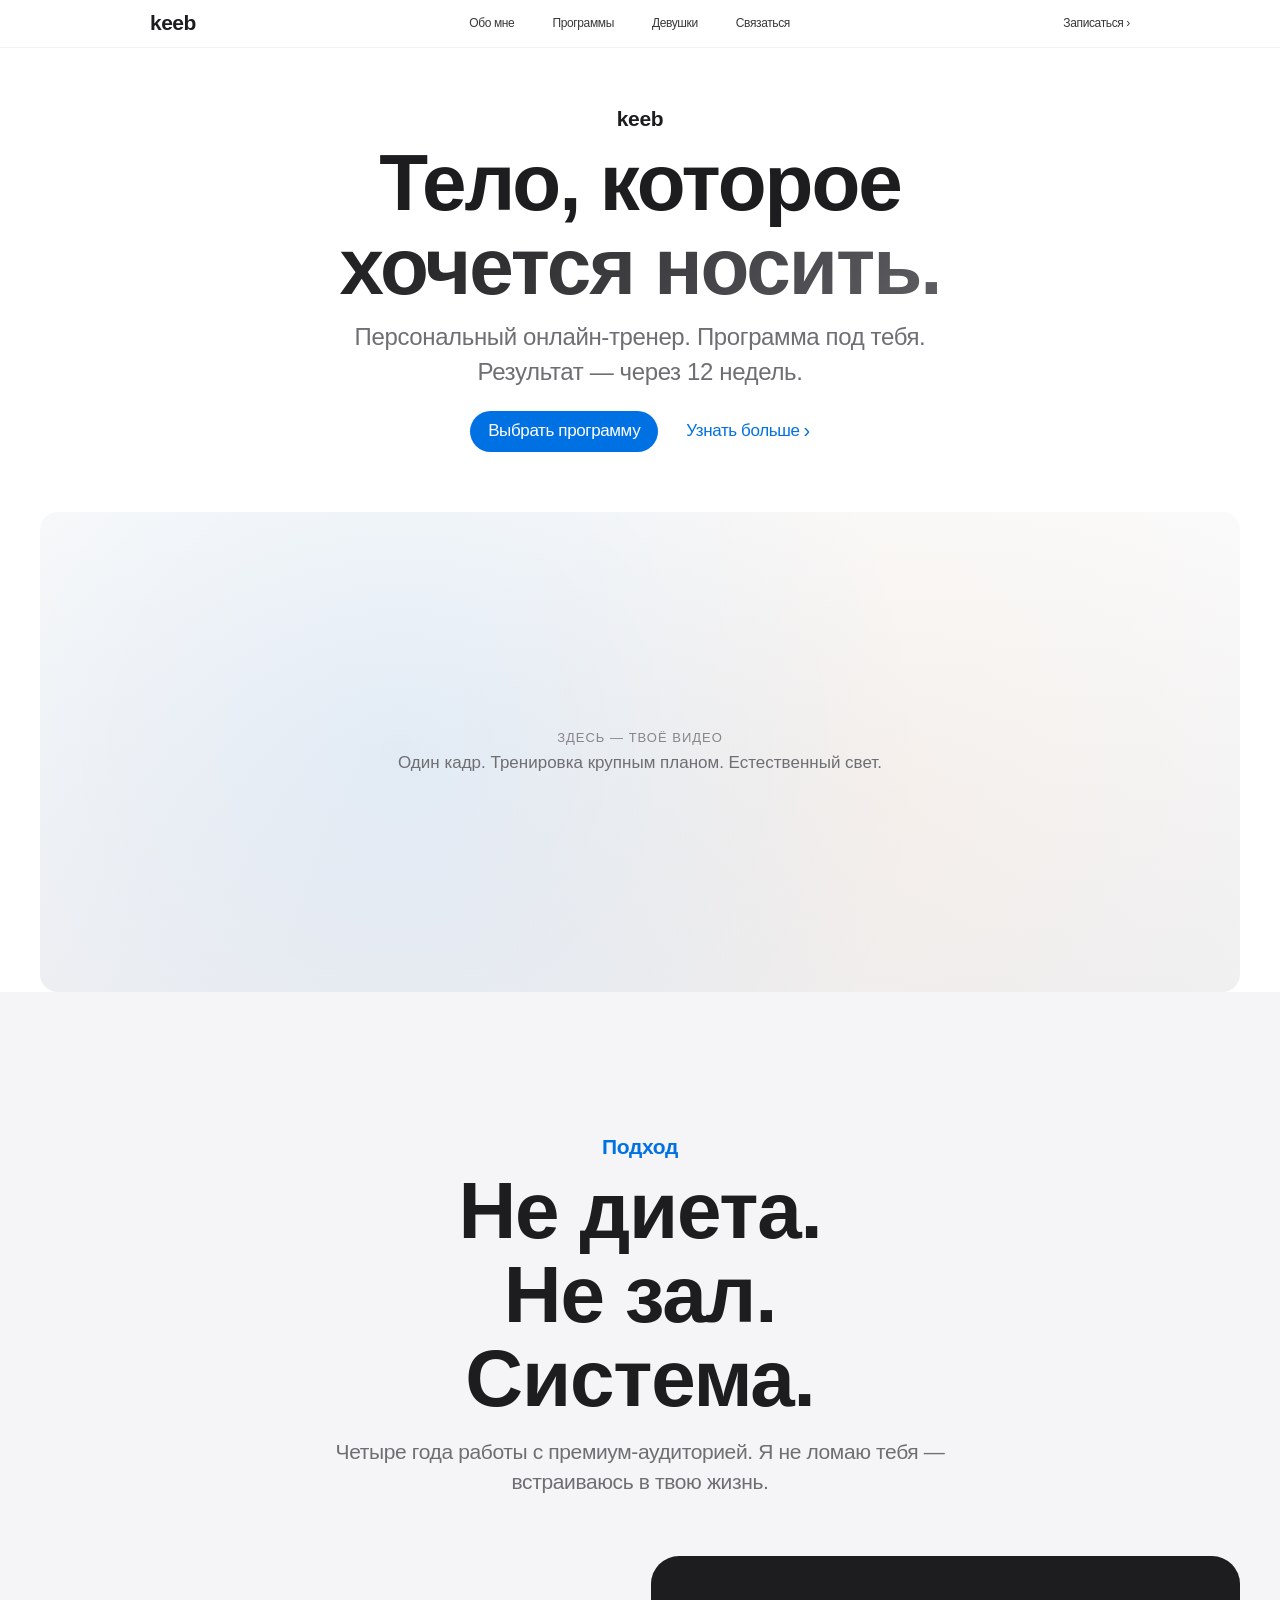
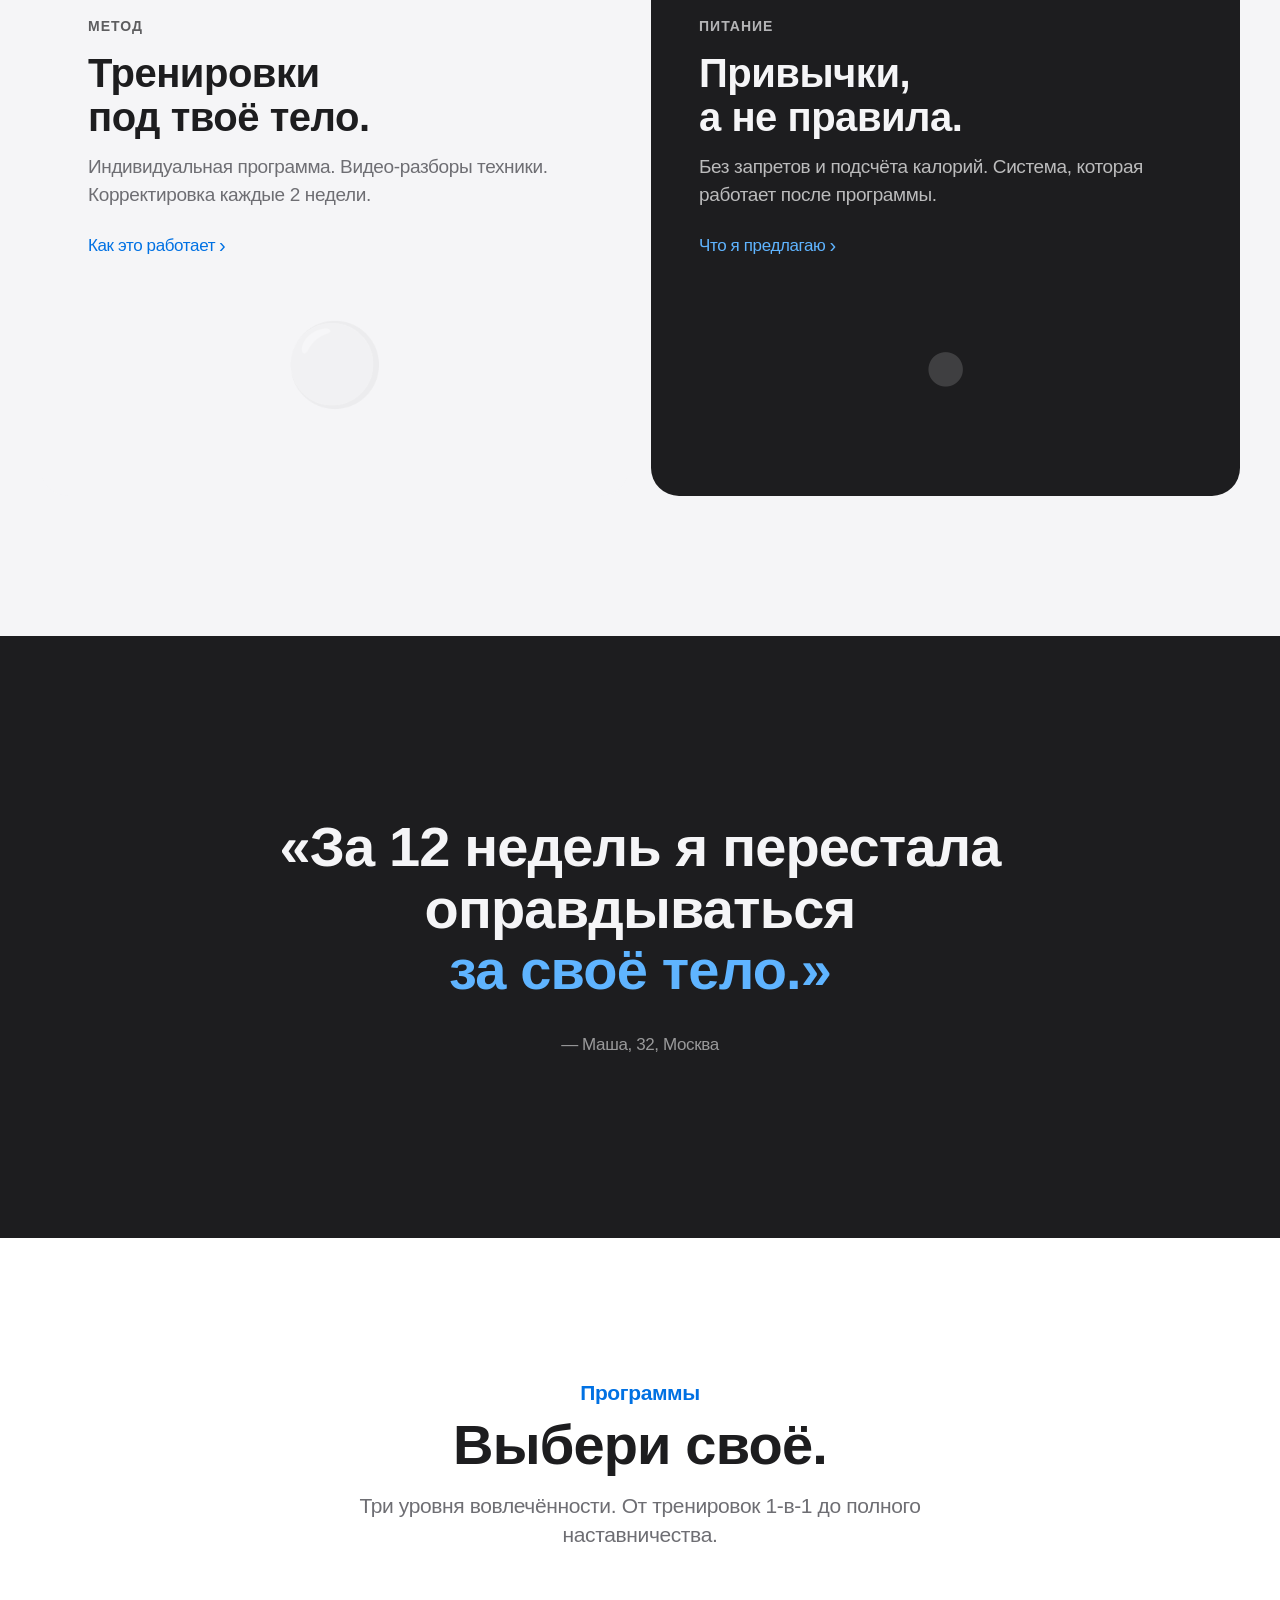
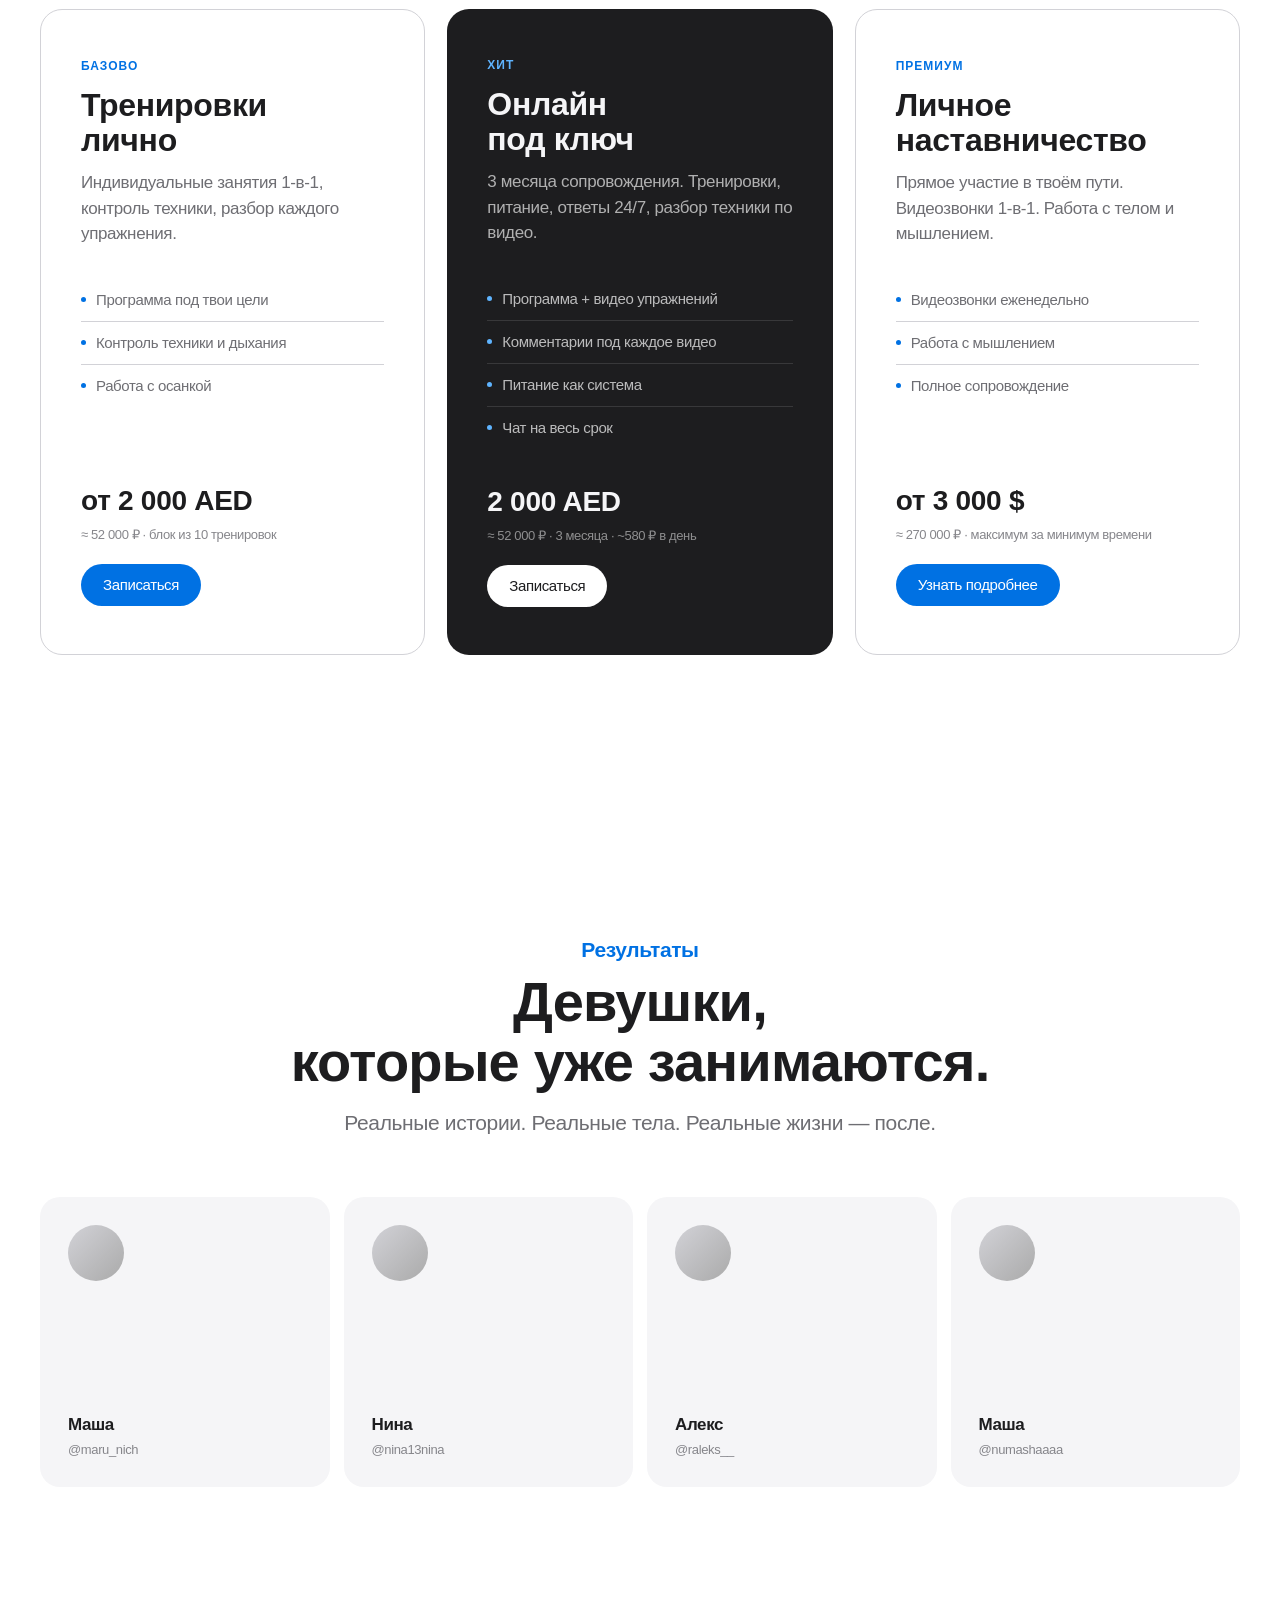
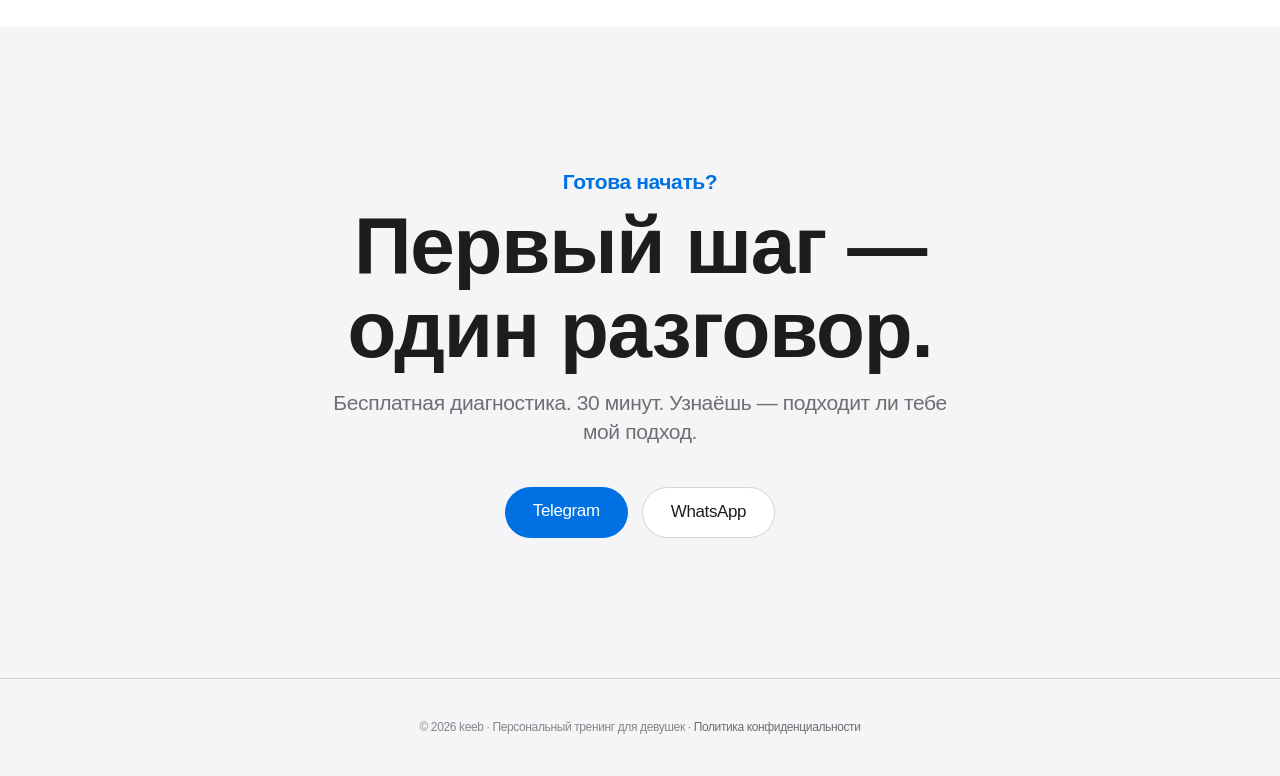
<file: preview-apple/index.html>
<!DOCTYPE html>
<html lang="ru">
<head>
<meta charset="UTF-8">
<meta name="viewport" content="width=device-width, initial-scale=1.0">
<title>Даня keeb — превью в стиле Apple</title>
<style>
* { margin: 0; padding: 0; box-sizing: border-box; -webkit-font-smoothing: antialiased; }

:root {
  --black:  #1d1d1f;
  --grey:   #86868b;
  --grey2:  #6e6e73;
  --light:  #f5f5f7;
  --line:   #d2d2d7;
  --blue:   #0071e3;
  --blue2:  #0077ed;
}

html, body {
  font-family: -apple-system, BlinkMacSystemFont, "SF Pro Display", "SF Pro Text", "Helvetica Neue", Helvetica, Arial, sans-serif;
  background: #fff;
  color: var(--black);
  font-size: 17px;
  line-height: 1.47;
  letter-spacing: -0.022em;
}

/* ─── NAV ─── */
.nav {
  position: sticky; top: 0; z-index: 100;
  background: rgba(255,255,255,0.72);
  backdrop-filter: saturate(180%) blur(20px);
  -webkit-backdrop-filter: saturate(180%) blur(20px);
  border-bottom: 1px solid rgba(0,0,0,0.05);
  height: 48px;
  display: flex;
  align-items: center;
  justify-content: center;
  padding: 0 22px;
}
.nav-inner {
  width: 100%;
  max-width: 980px;
  display: flex;
  align-items: center;
  justify-content: space-between;
}
.nav-logo {
  font-size: 21px;
  font-weight: 600;
  letter-spacing: -0.5px;
  color: var(--black);
  text-decoration: none;
}
.nav-links {
  display: flex;
  gap: 38px;
}
.nav-link {
  font-size: 12px;
  color: var(--black);
  text-decoration: none;
  opacity: 0.88;
}
.nav-link:hover { opacity: 1; }
.nav-cta {
  font-size: 12px;
  color: var(--black);
  text-decoration: none;
  opacity: 0.88;
}

/* ─── HERO ─── */
.hero {
  background: #fff;
  text-align: center;
  padding: 56px 22px 0;
  position: relative;
  overflow: hidden;
}
.hero-eyebrow {
  font-size: 21px;
  font-weight: 600;
  color: var(--black);
  margin-bottom: 6px;
}
.hero-h1 {
  font-size: 80px;
  line-height: 1.05;
  font-weight: 700;
  letter-spacing: -0.025em;
  color: var(--black);
  margin-bottom: 10px;
}
.hero-h1 em {
  font-style: normal;
  background: linear-gradient(135deg, #1d1d1f 0%, #5e5e63 100%);
  -webkit-background-clip: text;
  background-clip: text;
  -webkit-text-fill-color: transparent;
}
.hero-sub {
  font-size: 24px;
  color: var(--grey2);
  font-weight: 400;
  margin-bottom: 22px;
  max-width: 600px;
  margin-left: auto;
  margin-right: auto;
}
.hero-ctas {
  display: flex;
  gap: 28px;
  justify-content: center;
  margin-bottom: 60px;
  font-size: 17px;
}
.hero-cta-primary {
  display: inline-block;
  background: var(--blue);
  color: #fff;
  padding: 8px 18px;
  border-radius: 980px;
  text-decoration: none;
  transition: background 0.2s;
}
.hero-cta-primary:hover { background: var(--blue2); }
.hero-cta-link {
  color: var(--blue);
  text-decoration: none;
  display: inline-flex;
  align-items: center;
  gap: 4px;
}
.hero-cta-link:hover { text-decoration: underline; }
.hero-cta-link::after { content: '›'; font-size: 20px; transform: translateY(-1px); }

.hero-image {
  width: 100%;
  max-width: 1200px;
  margin: 0 auto;
  height: 480px;
  background:
    radial-gradient(circle at 30% 50%, rgba(0,113,227,0.08) 0%, transparent 60%),
    radial-gradient(circle at 70% 60%, rgba(255,159,67,0.06) 0%, transparent 50%),
    linear-gradient(180deg, #fafafa 0%, #f0f0f2 100%);
  border-radius: 18px;
  position: relative;
  overflow: hidden;
  display: flex;
  align-items: center;
  justify-content: center;
}
.hero-image .placeholder {
  text-align: center;
  color: var(--grey);
  font-size: 13px;
  letter-spacing: 1px;
  text-transform: uppercase;
}
.hero-image .placeholder strong {
  display: block;
  font-size: 17px;
  color: var(--grey2);
  letter-spacing: 0;
  text-transform: none;
  margin-top: 4px;
  font-weight: 400;
}

/* ─── SECTION TEMPLATE ─── */
.section {
  padding: 140px 22px;
  text-align: center;
}
.section-bg-light { background: var(--light); }
.section-bg-dark  { background: var(--black); color: var(--light); }

.eyebrow {
  font-size: 21px;
  font-weight: 600;
  margin-bottom: 6px;
}
.eyebrow-blue { color: var(--blue); }
.h2 {
  font-size: 56px;
  line-height: 1.07;
  font-weight: 600;
  letter-spacing: -0.015em;
  margin-bottom: 16px;
  max-width: 800px;
  margin-left: auto;
  margin-right: auto;
}
.h2-large {
  font-size: 80px;
  line-height: 1.05;
  font-weight: 700;
}
.lead {
  font-size: 21px;
  color: var(--grey2);
  font-weight: 400;
  max-width: 640px;
  margin: 0 auto 40px;
  line-height: 1.4;
}
.section-bg-dark .lead { color: rgba(255,255,255,0.65); }

/* ─── ABOUT SPLIT ─── */
.about-split {
  display: grid;
  grid-template-columns: 1fr 1fr;
  gap: 22px;
  max-width: 1200px;
  margin: 0 auto;
}
.about-card {
  background: var(--light);
  border-radius: 28px;
  padding: 60px 48px;
  text-align: left;
  min-height: 540px;
  display: flex;
  flex-direction: column;
  justify-content: space-between;
}
.about-card.dark {
  background: var(--black);
  color: var(--light);
}
.about-card .ac-eyebrow {
  font-size: 14px;
  font-weight: 600;
  letter-spacing: 1px;
  text-transform: uppercase;
  margin-bottom: 14px;
  opacity: 0.7;
}
.about-card h3 {
  font-size: 40px;
  font-weight: 600;
  line-height: 1.1;
  letter-spacing: -0.012em;
  margin-bottom: 14px;
}
.about-card p {
  font-size: 19px;
  line-height: 1.5;
  color: var(--grey2);
  margin-bottom: 22px;
}
.about-card.dark p { color: rgba(255,255,255,0.7); }
.about-card .ac-link {
  font-size: 17px;
  color: var(--blue);
  text-decoration: none;
  display: inline-flex;
  align-items: center;
  gap: 4px;
}
.about-card .ac-link::after { content: '›'; font-size: 20px; transform: translateY(-1px); }
.about-card .visual {
  flex: 1;
  display: flex;
  align-items: center;
  justify-content: center;
  margin-top: 32px;
  font-size: 80px;
  opacity: 0.15;
}

/* ─── SERVICES ─── */
.services-grid {
  display: grid;
  grid-template-columns: repeat(3, 1fr);
  gap: 22px;
  max-width: 1200px;
  margin: 0 auto;
}
.service-card {
  background: #fff;
  border-radius: 22px;
  padding: 48px 40px;
  text-align: left;
  border: 1px solid var(--line);
  display: flex;
  flex-direction: column;
  min-height: 480px;
}
.service-card.featured {
  background: var(--black);
  color: var(--light);
  border: none;
}
.service-eyebrow {
  font-size: 12px;
  font-weight: 600;
  letter-spacing: 1px;
  text-transform: uppercase;
  color: var(--blue);
  margin-bottom: 12px;
}
.service-card.featured .service-eyebrow { color: #5fb4ff; }
.service-card h3 {
  font-size: 32px;
  font-weight: 600;
  line-height: 1.1;
  letter-spacing: -0.01em;
  margin-bottom: 12px;
}
.service-card .sc-desc {
  font-size: 17px;
  color: var(--grey2);
  margin-bottom: 32px;
  line-height: 1.5;
}
.service-card.featured .sc-desc { color: rgba(255,255,255,0.65); }
.service-features {
  font-size: 15px;
  color: var(--grey2);
  margin-bottom: auto;
  padding-bottom: 32px;
}
.service-card.featured .service-features { color: rgba(255,255,255,0.7); }
.service-feat {
  padding: 10px 0;
  border-bottom: 1px solid var(--line);
  display: flex;
  align-items: center;
  gap: 10px;
}
.service-card.featured .service-feat { border-color: rgba(255,255,255,0.12); }
.service-feat::before {
  content: '';
  width: 5px; height: 5px;
  border-radius: 50%;
  background: var(--blue);
  flex-shrink: 0;
}
.service-card.featured .service-feat::before { background: #5fb4ff; }
.service-feat:last-child { border-bottom: none; }
.service-price {
  font-size: 28px;
  font-weight: 600;
  letter-spacing: -0.01em;
  margin-bottom: 4px;
}
.service-price-sub {
  font-size: 13px;
  color: var(--grey);
  margin-bottom: 20px;
}
.service-card.featured .service-price-sub { color: rgba(255,255,255,0.5); }
.service-cta {
  display: inline-block;
  background: var(--blue);
  color: #fff;
  padding: 10px 22px;
  border-radius: 980px;
  text-decoration: none;
  font-size: 15px;
  align-self: flex-start;
  transition: background 0.2s;
}
.service-cta:hover { background: var(--blue2); }
.service-card.featured .service-cta { background: #fff; color: var(--black); }

/* ─── PROOF / TESTIMONIALS ─── */
.proof-section {
  padding: 140px 22px;
  background: #fff;
}
.proof-grid {
  display: grid;
  grid-template-columns: repeat(4, 1fr);
  gap: 14px;
  max-width: 1200px;
  margin: 0 auto;
}
.proof-item {
  aspect-ratio: 1;
  background: var(--light);
  border-radius: 20px;
  padding: 28px;
  display: flex;
  flex-direction: column;
  justify-content: space-between;
}
.proof-item .pi-photo {
  width: 56px;
  height: 56px;
  border-radius: 50%;
  background: linear-gradient(135deg, #d2d2d7 0%, #aaa 100%);
  margin-bottom: auto;
}
.proof-item .pi-name {
  font-size: 17px;
  font-weight: 600;
  margin-bottom: 2px;
}
.proof-item .pi-handle {
  font-size: 13px;
  color: var(--grey);
}

/* ─── BIG QUOTE ─── */
.big-quote {
  padding: 180px 22px;
  background: var(--black);
  color: var(--light);
  text-align: center;
}
.big-quote .bq-text {
  font-size: 56px;
  line-height: 1.1;
  font-weight: 600;
  letter-spacing: -0.015em;
  max-width: 900px;
  margin: 0 auto 32px;
}
.big-quote .bq-text em {
  font-style: normal;
  color: #5fb4ff;
}
.big-quote .bq-author {
  font-size: 17px;
  color: rgba(255,255,255,0.55);
}

/* ─── CTA / FOOTER ─── */
.cta-section {
  padding: 140px 22px;
  background: var(--light);
  text-align: center;
}
.cta-buttons {
  display: flex;
  gap: 14px;
  justify-content: center;
  margin-top: 32px;
}
.btn-primary {
  background: var(--blue);
  color: #fff;
  padding: 12px 28px;
  border-radius: 980px;
  text-decoration: none;
  font-size: 17px;
  transition: background 0.2s;
}
.btn-primary:hover { background: var(--blue2); }
.btn-secondary {
  background: #fff;
  color: var(--black);
  padding: 12px 28px;
  border-radius: 980px;
  text-decoration: none;
  font-size: 17px;
  border: 1px solid var(--line);
}

footer {
  background: var(--light);
  padding: 40px 22px;
  font-size: 12px;
  color: var(--grey);
  text-align: center;
  border-top: 1px solid var(--line);
}
footer a { color: var(--grey2); text-decoration: none; }
footer a:hover { text-decoration: underline; }

/* ─── ADAPTIVE ─── */
@media (max-width: 900px) {
  .hero-h1, .h2-large { font-size: 48px; }
  .h2 { font-size: 36px; }
  .hero-sub, .lead { font-size: 18px; }
  .about-split, .services-grid, .proof-grid { grid-template-columns: 1fr; }
  .hero-image { height: 280px; }
  .big-quote .bq-text { font-size: 32px; }
  .section { padding: 80px 22px; }
}
</style>
</head>
<body>

<!-- NAV -->
<nav class="nav">
  <div class="nav-inner">
    <a class="nav-logo" href="#">keeb</a>
    <div class="nav-links">
      <a class="nav-link" href="#about">Обо мне</a>
      <a class="nav-link" href="#services">Программы</a>
      <a class="nav-link" href="#proof">Девушки</a>
      <a class="nav-link" href="#contact">Связаться</a>
    </div>
    <a class="nav-cta" href="#contact">Записаться ›</a>
  </div>
</nav>

<!-- HERO -->
<section class="hero">
  <div class="hero-eyebrow">keeb</div>
  <h1 class="hero-h1">Тело, которое<br><em>хочется носить.</em></h1>
  <p class="hero-sub">Персональный онлайн-тренер. Программа под тебя. Результат — через 12 недель.</p>
  <div class="hero-ctas">
    <a href="#services" class="hero-cta-primary">Выбрать программу</a>
    <a href="#about" class="hero-cta-link">Узнать больше</a>
  </div>
  <div class="hero-image">
    <div class="placeholder">
      Здесь — твоё видео<br>
      <strong>Один кадр. Тренировка крупным планом. Естественный свет.</strong>
    </div>
  </div>
</section>

<!-- ABOUT SPLIT -->
<section class="section section-bg-light" id="about">
  <div class="eyebrow eyebrow-blue">Подход</div>
  <h2 class="h2 h2-large">Не диета.<br>Не зал.<br>Система.</h2>
  <p class="lead">Четыре года работы с премиум-аудиторией. Я не ломаю тебя — встраиваюсь в твою жизнь.</p>

  <div class="about-split" style="margin-top:60px;">
    <div class="about-card">
      <div>
        <div class="ac-eyebrow">Метод</div>
        <h3>Тренировки<br>под твоё тело.</h3>
        <p>Индивидуальная программа. Видео-разборы техники. Корректировка каждые 2 недели.</p>
        <a href="#" class="ac-link">Как это работает</a>
      </div>
      <div class="visual">⚪</div>
    </div>
    <div class="about-card dark">
      <div>
        <div class="ac-eyebrow">Питание</div>
        <h3>Привычки,<br>а не правила.</h3>
        <p>Без запретов и подсчёта калорий. Система, которая работает после программы.</p>
        <a href="#" class="ac-link" style="color:#5fb4ff;">Что я предлагаю</a>
      </div>
      <div class="visual" style="color:#fff;">●</div>
    </div>
  </div>
</section>

<!-- BIG QUOTE -->
<section class="big-quote">
  <div class="bq-text">«За 12 недель я перестала<br>оправдываться<br><em>за своё тело.»</em></div>
  <div class="bq-author">— Маша, 32, Москва</div>
</section>

<!-- SERVICES -->
<section class="section" id="services">
  <div class="eyebrow eyebrow-blue">Программы</div>
  <h2 class="h2">Выбери своё.</h2>
  <p class="lead">Три уровня вовлечённости. От тренировок 1-в-1 до полного наставничества.</p>

  <div class="services-grid" style="margin-top:60px;">
    <div class="service-card">
      <div class="service-eyebrow">Базово</div>
      <h3>Тренировки<br>лично</h3>
      <p class="sc-desc">Индивидуальные занятия 1-в-1, контроль техники, разбор каждого упражнения.</p>
      <div class="service-features">
        <div class="service-feat">Программа под твои цели</div>
        <div class="service-feat">Контроль техники и дыхания</div>
        <div class="service-feat">Работа с осанкой</div>
      </div>
      <div class="service-price">от 2 000 AED</div>
      <div class="service-price-sub">≈ 52 000 ₽ · блок из 10 тренировок</div>
      <a href="#" class="service-cta">Записаться</a>
    </div>

    <div class="service-card featured">
      <div class="service-eyebrow">Хит</div>
      <h3>Онлайн<br>под ключ</h3>
      <p class="sc-desc">3 месяца сопровождения. Тренировки, питание, ответы 24/7, разбор техники по видео.</p>
      <div class="service-features">
        <div class="service-feat">Программа + видео упражнений</div>
        <div class="service-feat">Комментарии под каждое видео</div>
        <div class="service-feat">Питание как система</div>
        <div class="service-feat">Чат на весь срок</div>
      </div>
      <div class="service-price">2 000 AED</div>
      <div class="service-price-sub">≈ 52 000 ₽ · 3 месяца · ~580 ₽ в день</div>
      <a href="#" class="service-cta">Записаться</a>
    </div>

    <div class="service-card">
      <div class="service-eyebrow">Премиум</div>
      <h3>Личное<br>наставничество</h3>
      <p class="sc-desc">Прямое участие в твоём пути. Видеозвонки 1-в-1. Работа с телом и мышлением.</p>
      <div class="service-features">
        <div class="service-feat">Видеозвонки еженедельно</div>
        <div class="service-feat">Работа с мышлением</div>
        <div class="service-feat">Полное сопровождение</div>
      </div>
      <div class="service-price">от 3 000 $</div>
      <div class="service-price-sub">≈ 270 000 ₽ · максимум за минимум времени</div>
      <a href="#" class="service-cta">Узнать подробнее</a>
    </div>
  </div>
</section>

<!-- PROOF -->
<section class="proof-section" id="proof">
  <div class="eyebrow eyebrow-blue" style="text-align:center;">Результаты</div>
  <h2 class="h2" style="text-align:center;">Девушки,<br>которые уже занимаются.</h2>
  <p class="lead" style="text-align:center;">Реальные истории. Реальные тела. Реальные жизни — после.</p>

  <div class="proof-grid" style="margin-top:60px;">
    <div class="proof-item">
      <div class="pi-photo"></div>
      <div>
        <div class="pi-name">Маша</div>
        <div class="pi-handle">@maru_nich</div>
      </div>
    </div>
    <div class="proof-item">
      <div class="pi-photo"></div>
      <div>
        <div class="pi-name">Нина</div>
        <div class="pi-handle">@nina13nina</div>
      </div>
    </div>
    <div class="proof-item">
      <div class="pi-photo"></div>
      <div>
        <div class="pi-name">Алекс</div>
        <div class="pi-handle">@raleks__</div>
      </div>
    </div>
    <div class="proof-item">
      <div class="pi-photo"></div>
      <div>
        <div class="pi-name">Маша</div>
        <div class="pi-handle">@numashaaaa</div>
      </div>
    </div>
  </div>
</section>

<!-- CTA -->
<section class="cta-section" id="contact">
  <div class="eyebrow eyebrow-blue">Готова начать?</div>
  <h2 class="h2 h2-large">Первый шаг —<br>один разговор.</h2>
  <p class="lead">Бесплатная диагностика. 30 минут. Узнаёшь — подходит ли тебе мой подход.</p>
  <div class="cta-buttons">
    <a href="#" class="btn-primary">Telegram</a>
    <a href="#" class="btn-secondary">WhatsApp</a>
  </div>
</section>

<footer>
  © 2026 keeb · Персональный тренинг для девушек · <a href="#">Политика конфиденциальности</a>
</footer>

</body>
</html>
</file>
